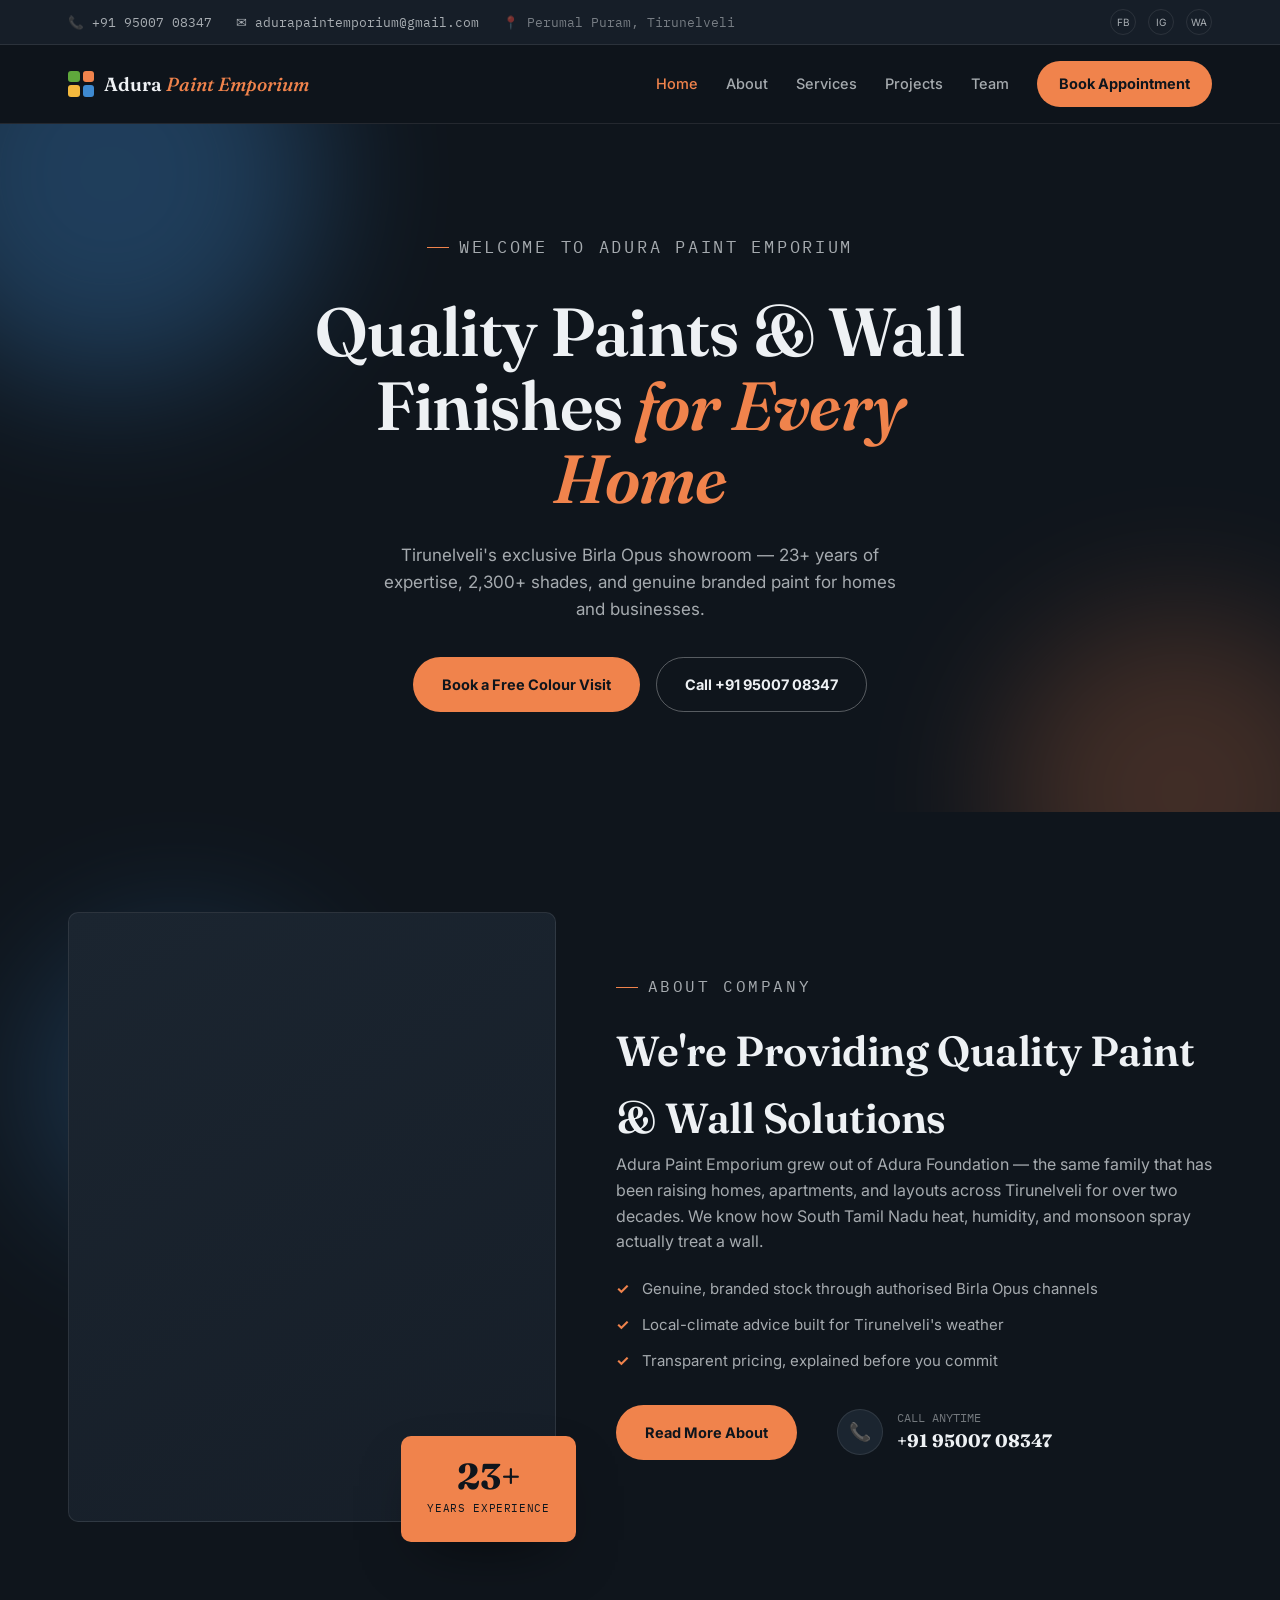
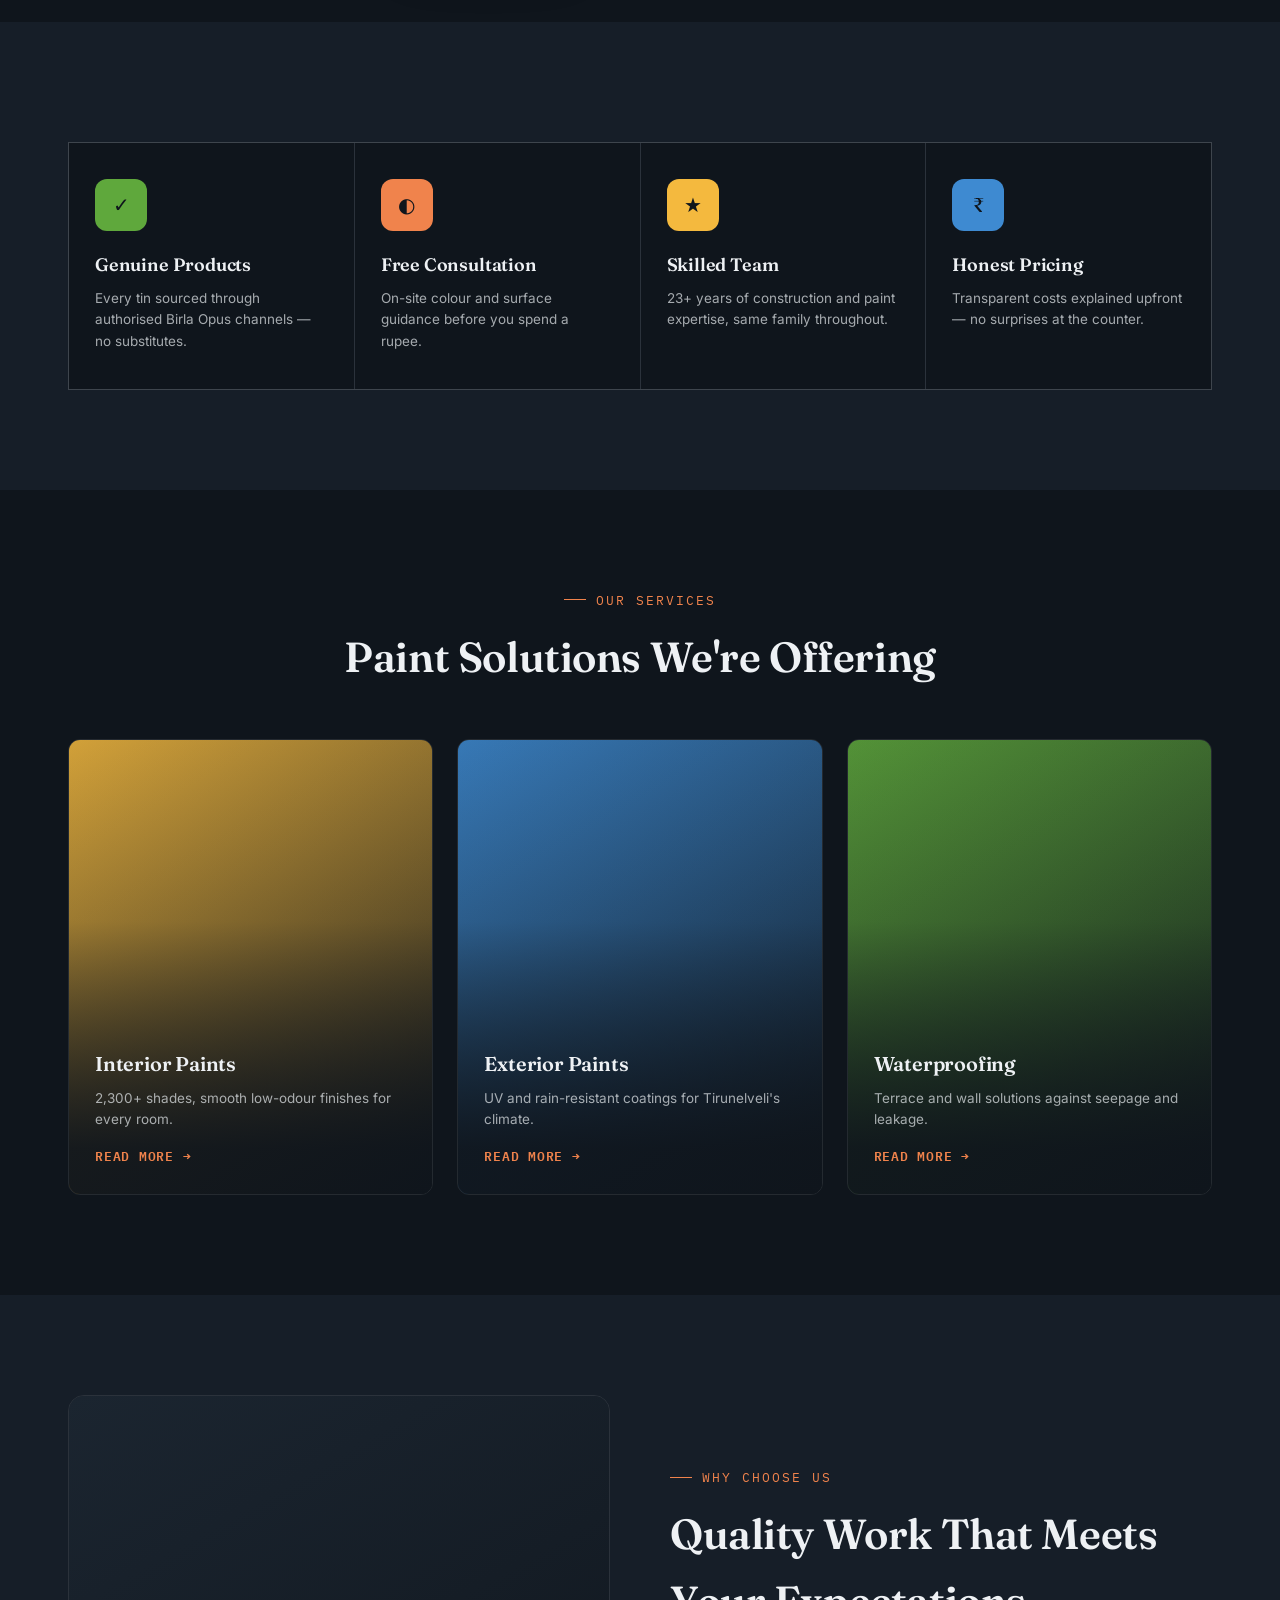
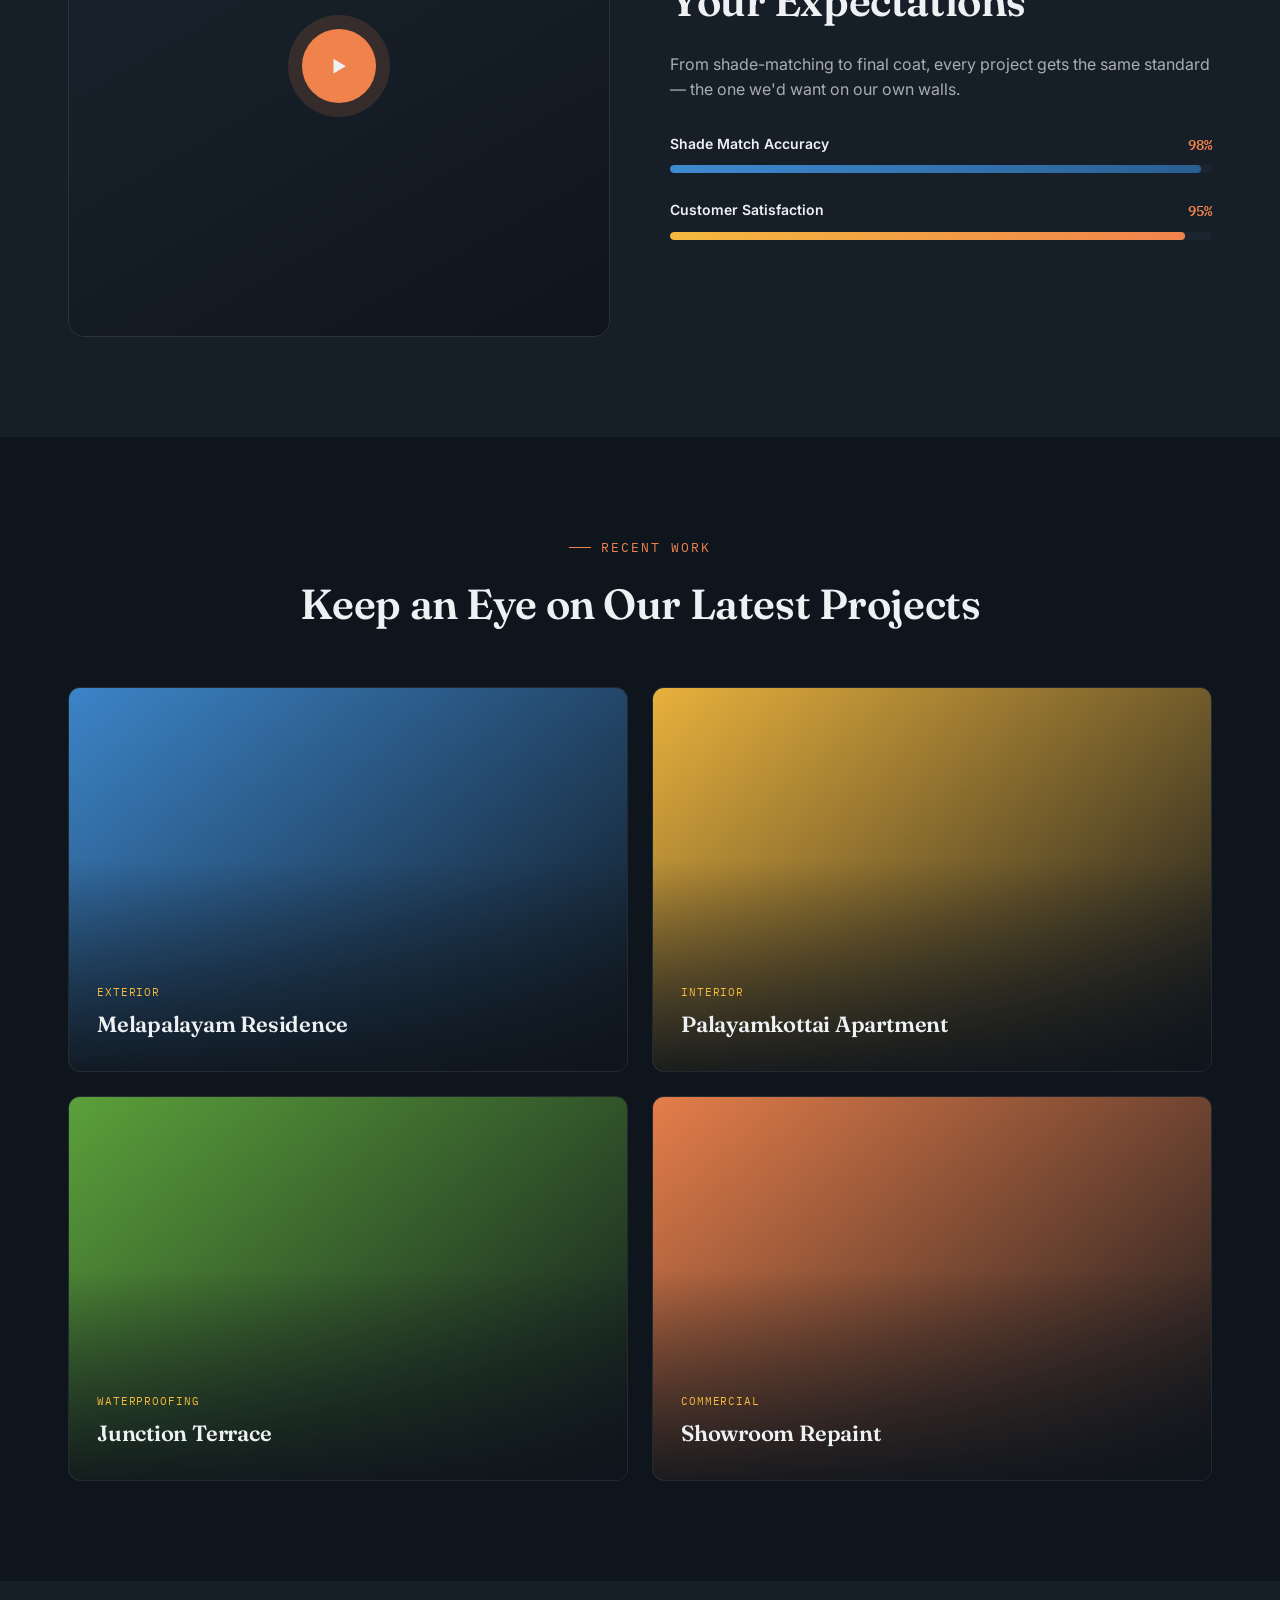
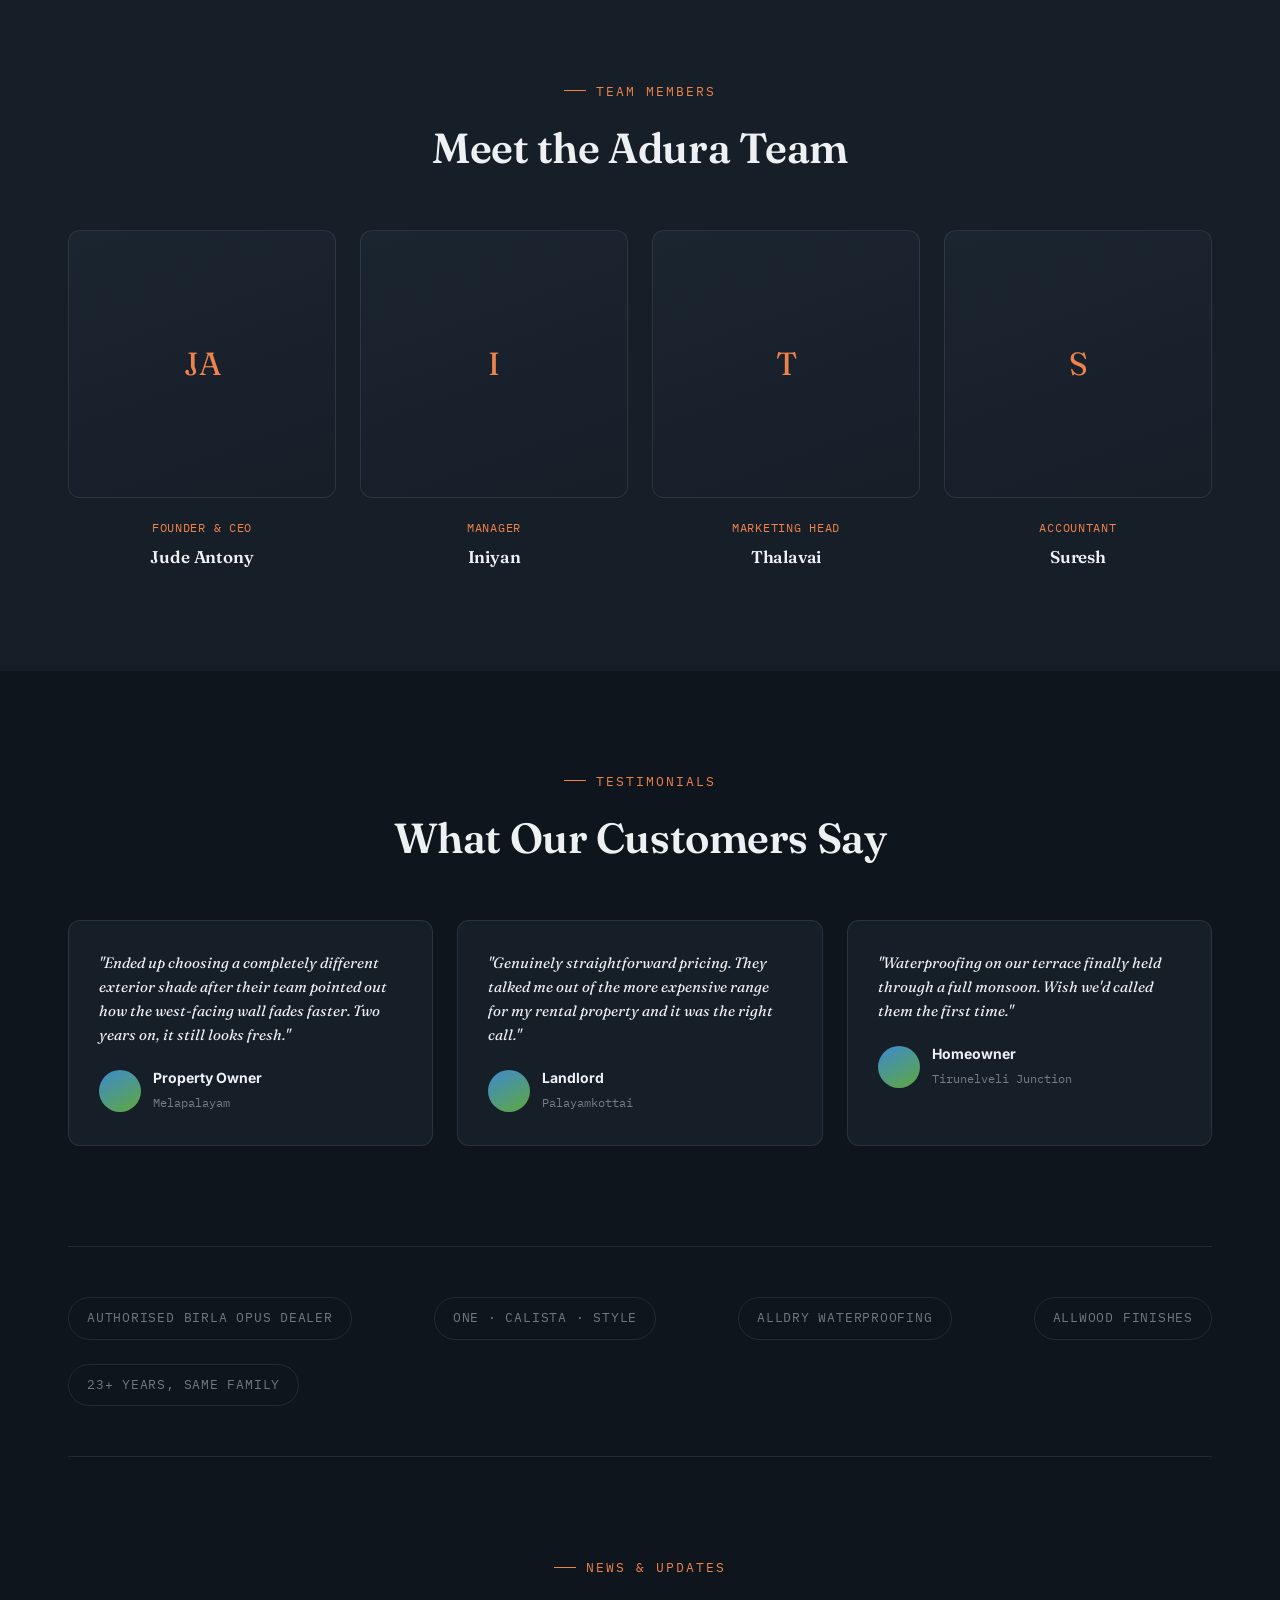
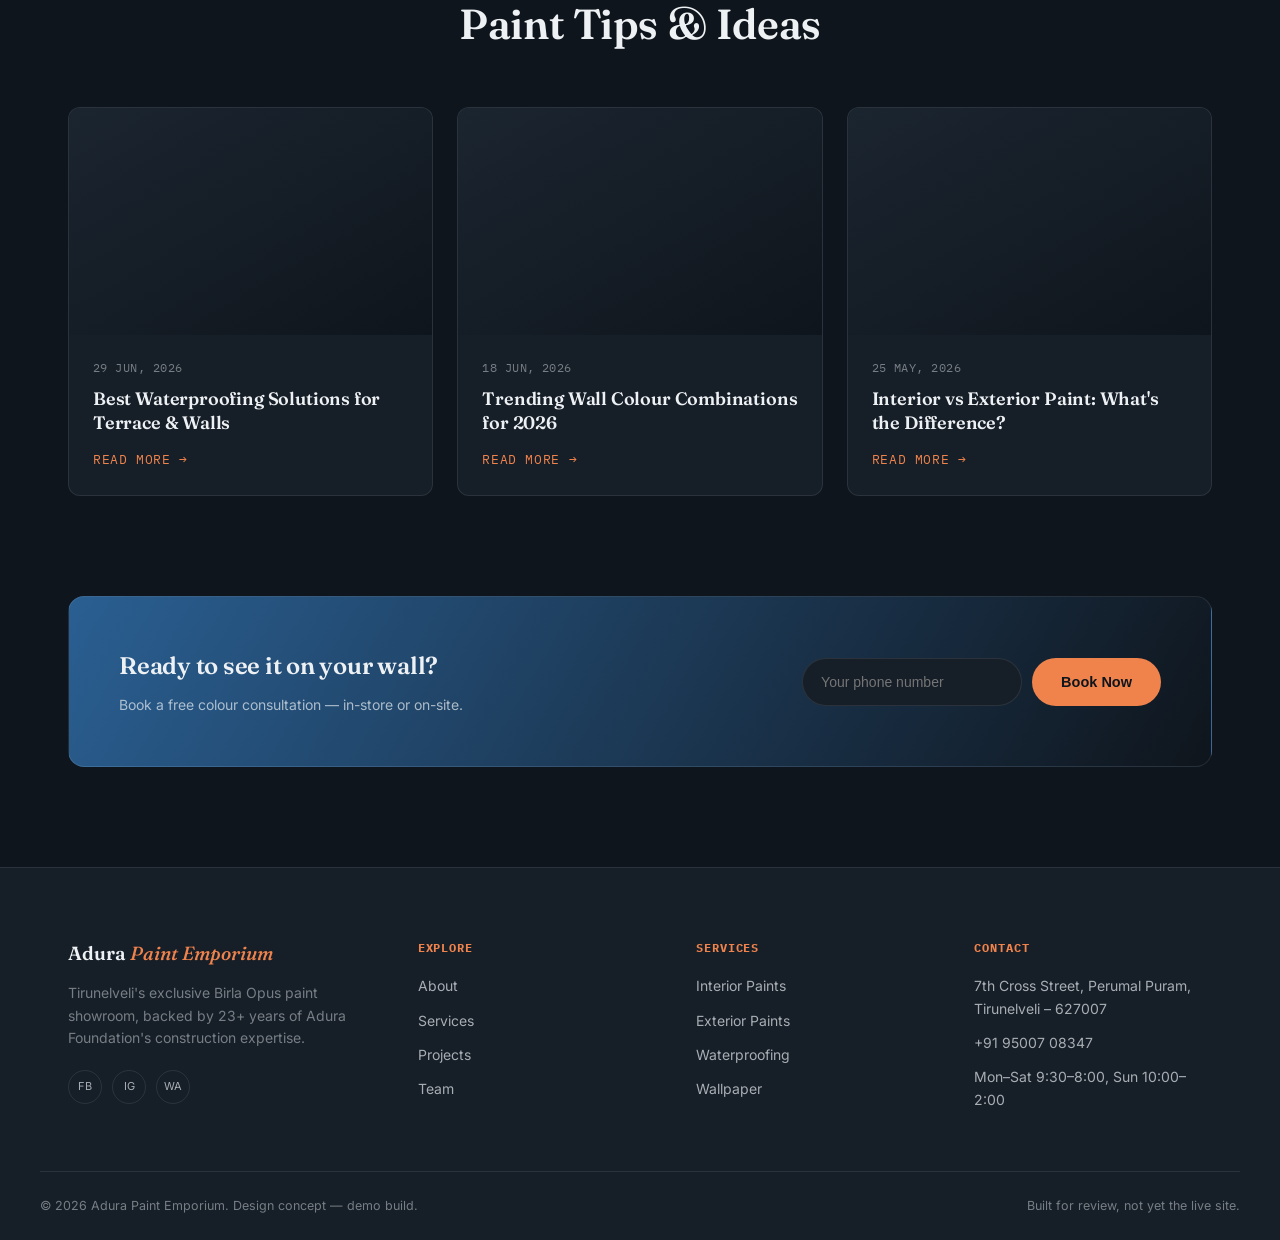
<file: index.html>
<!DOCTYPE html>
<html lang="en">
<head>
<meta charset="UTF-8">
<meta name="viewport" content="width=device-width, initial-scale=1.0">
<title>Adura Paint Emporium — Tirunelveli's Exclusive Birla Opus Showroom</title>
<meta name="description" content="Adura Paint Emporium — Tirunelveli's exclusive Birla Opus paint showroom. 23+ years of expertise, 2300+ shades, genuine branded products.">
<link rel="preconnect" href="https://fonts.googleapis.com">
<link rel="preconnect" href="https://fonts.gstatic.com" crossorigin>
<link href="https://fonts.googleapis.com/css2?family=Fraunces:ital,opsz,wght@0,9..144,400;0,9..144,500;0,9..144,600;0,9..144,700;1,9..144,500&family=Inter:wght@400;500;600;700;800&family=IBM+Plex+Mono:wght@400;500&display=swap" rel="stylesheet">
<link rel="stylesheet" href="assets/style-dark.css">
</head>
<body>

<div class="topbar">
  <div class="wrap">
    <div class="topbar-items">
      <a href="tel:+919500708347">📞 +91 95007 08347</a>
      <a href="mailto:adurapaintemporium@gmail.com">✉ adurapaintemporium@gmail.com</a>
      <span>📍 Perumal Puram, Tirunelveli</span>
    </div>
    <div class="topbar-socials">
      <a href="#">FB</a><a href="#">IG</a><a href="#">WA</a>
    </div>
  </div>
</div>

<header class="nav" id="nav">
  <div class="wrap nav-inner">
    <a href="#top" class="brand">
      <span class="brand-mark" aria-hidden="true"><span class="d1"></span><span class="d2"></span><span class="d3"></span><span class="d4"></span></span>
      <span class="brand-text">Adura <em>Paint Emporium</em></span>
    </a>
    <nav class="nav-links" id="nav-links">
      <a href="#top" class="active">Home</a>
      <a href="#about">About</a>
      <a href="#services">Services</a>
      <a href="#projects">Projects</a>
      <a href="#team">Team</a>
      <a href="#contact" class="nav-cta">Book Appointment</a>
    </nav>
    <button class="nav-toggle" id="nav-toggle" aria-label="Toggle menu"><span></span><span></span><span></span></button>
  </div>
</header>

<!-- HERO -->
<section class="hero" id="top">
  <div class="glow g1"></div>
  <div class="glow g2"></div>
  <div class="wrap hero-inner">
    <p class="eyebrow center">welcome to adura paint emporium</p>
    <h1>Quality Paints &amp; Wall<br>Finishes <em>for Every Home</em></h1>
    <p>Tirunelveli's exclusive Birla Opus showroom — 23+ years of expertise, 2,300+ shades, and genuine branded paint for homes and businesses.</p>
    <div class="hero-actions">
      <a href="#contact" class="btn btn-primary">Book a Free Colour Visit</a>
      <a href="tel:+919500708347" class="btn btn-ghost">Call +91 95007 08347</a>
    </div>
  </div>
</section>

<!-- ABOUT -->
<section class="section" id="about">
  <div class="wrap about-grid">
    <div class="about-media">
      <div class="glow"></div>
      <div class="about-photo"></div>
      <div class="about-badge"><strong>23+</strong><span>Years Experience</span></div>
    </div>
    <div class="about-copy">
      <p class="eyebrow">about company</p>
      <h2>We're Providing Quality Paint &amp; Wall Solutions</h2>
      <p>Adura Paint Emporium grew out of Adura Foundation — the same family that has been raising homes, apartments, and layouts across Tirunelveli for over two decades. We know how South Tamil Nadu heat, humidity, and monsoon spray actually treat a wall.</p>
      <ul class="about-points">
        <li>Genuine, branded stock through authorised Birla Opus channels</li>
        <li>Local-climate advice built for Tirunelveli's weather</li>
        <li>Transparent pricing, explained before you commit</li>
      </ul>
      <div class="about-foot">
        <a href="#services" class="btn btn-primary">Read More About</a>
        <div class="about-call">
          <div class="ic">📞</div>
          <div><span>Call anytime</span><strong>+91 95007 08347</strong></div>
        </div>
      </div>
    </div>
  </div>
</section>

<!-- FEATURES -->
<section class="section panel">
  <div class="wrap">
    <div class="feature-row">
      <div class="feature-card">
        <div class="feature-ic" style="background:var(--green)">✓</div>
        <h3>Genuine Products</h3>
        <p>Every tin sourced through authorised Birla Opus channels — no substitutes.</p>
      </div>
      <div class="feature-card">
        <div class="feature-ic" style="background:var(--orange)">◐</div>
        <h3>Free Consultation</h3>
        <p>On-site colour and surface guidance before you spend a rupee.</p>
      </div>
      <div class="feature-card">
        <div class="feature-ic" style="background:var(--gold)">★</div>
        <h3>Skilled Team</h3>
        <p>23+ years of construction and paint expertise, same family throughout.</p>
      </div>
      <div class="feature-card">
        <div class="feature-ic" style="background:var(--blue)">₹</div>
        <h3>Honest Pricing</h3>
        <p>Transparent costs explained upfront — no surprises at the counter.</p>
      </div>
    </div>
  </div>
</section>

<!-- SERVICES -->
<section class="section" id="services">
  <div class="wrap">
    <p class="eyebrow center">our services</p>
    <h2 class="center">Paint Solutions We're Offering</h2>
    <div class="service-row">
      <div class="service-tile">
        <div class="service-tile-bg" style="background:linear-gradient(150deg,var(--gold),var(--bg))"></div>
        <div class="service-tile-overlay"></div>
        <div class="service-tile-content">
          <h3>Interior Paints</h3>
          <p>2,300+ shades, smooth low-odour finishes for every room.</p>
          <a href="#contact">Read More →</a>
        </div>
      </div>
      <div class="service-tile">
        <div class="service-tile-bg" style="background:linear-gradient(150deg,var(--blue),var(--bg))"></div>
        <div class="service-tile-overlay"></div>
        <div class="service-tile-content">
          <h3>Exterior Paints</h3>
          <p>UV and rain-resistant coatings for Tirunelveli's climate.</p>
          <a href="#contact">Read More →</a>
        </div>
      </div>
      <div class="service-tile">
        <div class="service-tile-bg" style="background:linear-gradient(150deg,var(--green),var(--bg))"></div>
        <div class="service-tile-overlay"></div>
        <div class="service-tile-content">
          <h3>Waterproofing</h3>
          <p>Terrace and wall solutions against seepage and leakage.</p>
          <a href="#contact">Read More →</a>
        </div>
      </div>
    </div>
  </div>
</section>

<!-- QUALITY / SKILLS -->
<section class="section panel">
  <div class="wrap quality-grid">
    <div class="quality-media">
      <div class="glow"></div>
      <div style="position:absolute; inset:0; background:linear-gradient(150deg,var(--bg-panel2),var(--bg))"></div>
      <div class="play-btn">▶</div>
    </div>
    <div>
      <p class="eyebrow">why choose us</p>
      <h2>Quality Work That Meets Your Expectations</h2>
      <p style="color:var(--text-soft); margin:16px 0 30px;">From shade-matching to final coat, every project gets the same standard — the one we'd want on our own walls.</p>
      <div class="skill-row">
        <div class="skill">
          <div class="skill-label"><span>Shade Match Accuracy</span><span class="pct">98%</span></div>
          <div class="skill-bar"><div class="skill-fill blue" data-pct="98"></div></div>
        </div>
        <div class="skill">
          <div class="skill-label"><span>Customer Satisfaction</span><span class="pct">95%</span></div>
          <div class="skill-bar"><div class="skill-fill orange" data-pct="95"></div></div>
        </div>
      </div>
    </div>
  </div>
</section>

<!-- PROJECTS -->
<section class="section" id="projects">
  <div class="wrap">
    <p class="eyebrow center">recent work</p>
    <h2 class="center">Keep an Eye on Our Latest Projects</h2>
    <div class="project-grid">
      <div class="project-card">
        <div class="project-bg" style="background:linear-gradient(140deg,var(--blue),var(--bg))"></div>
        <div class="project-overlay"></div>
        <div class="project-content"><span class="project-tag">Exterior</span><h3>Melapalayam Residence</h3></div>
      </div>
      <div class="project-card">
        <div class="project-bg" style="background:linear-gradient(140deg,var(--gold),var(--bg))"></div>
        <div class="project-overlay"></div>
        <div class="project-content"><span class="project-tag">Interior</span><h3>Palayamkottai Apartment</h3></div>
      </div>
      <div class="project-card">
        <div class="project-bg" style="background:linear-gradient(140deg,var(--green),var(--bg))"></div>
        <div class="project-overlay"></div>
        <div class="project-content"><span class="project-tag">Waterproofing</span><h3>Junction Terrace</h3></div>
      </div>
      <div class="project-card">
        <div class="project-bg" style="background:linear-gradient(140deg,var(--orange),var(--bg))"></div>
        <div class="project-overlay"></div>
        <div class="project-content"><span class="project-tag">Commercial</span><h3>Showroom Repaint</h3></div>
      </div>
    </div>
  </div>
</section>

<!-- TEAM -->
<section class="section panel" id="team">
  <div class="wrap">
    <p class="eyebrow center">team members</p>
    <h2 class="center">Meet the Adura Team</h2>
    <div class="team-row">
      <div class="team-card"><div class="team-photo">JA<div class="team-social"><a href="#">FB</a><a href="#">IG</a></div></div><span>Founder &amp; CEO</span><h3>Jude Antony</h3></div>
      <div class="team-card"><div class="team-photo">I<div class="team-social"><a href="#">FB</a><a href="#">IG</a></div></div><span>Manager</span><h3>Iniyan</h3></div>
      <div class="team-card"><div class="team-photo">T<div class="team-social"><a href="#">FB</a><a href="#">IG</a></div></div><span>Marketing Head</span><h3>Thalavai</h3></div>
      <div class="team-card"><div class="team-photo">S<div class="team-social"><a href="#">FB</a><a href="#">IG</a></div></div><span>Accountant</span><h3>Suresh</h3></div>
    </div>
  </div>
</section>

<!-- TESTIMONIALS -->
<section class="section">
  <div class="wrap">
    <p class="eyebrow center">testimonials</p>
    <h2 class="center">What Our Customers Say</h2>
    <div class="testi-row">
      <div class="testi-card">
        <p>"Ended up choosing a completely different exterior shade after their team pointed out how the west-facing wall fades faster. Two years on, it still looks fresh."</p>
        <div class="testi-who"><div class="testi-avatar"></div><div><strong>Property Owner</strong><span>Melapalayam</span></div></div>
      </div>
      <div class="testi-card">
        <p>"Genuinely straightforward pricing. They talked me out of the more expensive range for my rental property and it was the right call."</p>
        <div class="testi-who"><div class="testi-avatar"></div><div><strong>Landlord</strong><span>Palayamkottai</span></div></div>
      </div>
      <div class="testi-card">
        <p>"Waterproofing on our terrace finally held through a full monsoon. Wish we'd called them the first time."</p>
        <div class="testi-who"><div class="testi-avatar"></div><div><strong>Homeowner</strong><span>Tirunelveli Junction</span></div></div>
      </div>
    </div>
  </div>
</section>

<!-- BRAND STRIP -->
<div class="wrap">
  <div class="brand-strip">
    <div class="brand-strip-inner">
      <span class="brand-chip">Authorised Birla Opus Dealer</span>
      <span class="brand-chip">One · Calista · Style</span>
      <span class="brand-chip">Alldry Waterproofing</span>
      <span class="brand-chip">Allwood Finishes</span>
      <span class="brand-chip">23+ Years, Same Family</span>
    </div>
  </div>
</div>

<!-- BLOG -->
<section class="section">
  <div class="wrap">
    <p class="eyebrow center">news &amp; updates</p>
    <h2 class="center">Paint Tips &amp; Ideas</h2>
    <div class="blog-row">
      <div class="blog-card">
        <div class="blog-media"></div>
        <div class="blog-body">
          <div class="blog-meta">29 Jun, 2026</div>
          <h3>Best Waterproofing Solutions for Terrace &amp; Walls</h3>
          <a href="#" class="link-arrow">Read More →</a>
        </div>
      </div>
      <div class="blog-card">
        <div class="blog-media"></div>
        <div class="blog-body">
          <div class="blog-meta">18 Jun, 2026</div>
          <h3>Trending Wall Colour Combinations for 2026</h3>
          <a href="#" class="link-arrow">Read More →</a>
        </div>
      </div>
      <div class="blog-card">
        <div class="blog-media"></div>
        <div class="blog-body">
          <div class="blog-meta">25 May, 2026</div>
          <h3>Interior vs Exterior Paint: What's the Difference?</h3>
          <a href="#" class="link-arrow">Read More →</a>
        </div>
      </div>
    </div>
  </div>
</section>

<!-- NEWSLETTER -->
<section class="wrap" id="contact">
  <div class="newsletter">
    <div>
      <h3>Ready to see it on your wall?</h3>
      <p>Book a free colour consultation — in-store or on-site.</p>
    </div>
    <div class="newsletter-form">
      <input type="tel" placeholder="Your phone number">
      <button class="btn btn-primary">Book Now</button>
    </div>
  </div>
</section>

<!-- FOOTER -->
<footer class="footer">
  <div class="wrap footer-inner">
    <div>
      <span class="brand-text">Adura <em>Paint Emporium</em></span>
      <p>Tirunelveli's exclusive Birla Opus paint showroom, backed by 23+ years of Adura Foundation's construction expertise.</p>
      <div class="footer-socials"><a href="#">FB</a><a href="#">IG</a><a href="#">WA</a></div>
    </div>
    <div class="footer-col">
      <h4>Explore</h4>
      <a href="#about">About</a>
      <a href="#services">Services</a>
      <a href="#projects">Projects</a>
      <a href="#team">Team</a>
    </div>
    <div class="footer-col">
      <h4>Services</h4>
      <a href="#">Interior Paints</a>
      <a href="#">Exterior Paints</a>
      <a href="#">Waterproofing</a>
      <a href="#">Wallpaper</a>
    </div>
    <div class="footer-col">
      <h4>Contact</h4>
      <span>7th Cross Street, Perumal Puram, Tirunelveli – 627007</span>
      <span>+91 95007 08347</span>
      <span>Mon–Sat 9:30–8:00, Sun 10:00–2:00</span>
    </div>
  </div>
  <div class="wrap footer-bottom">
    <span>© 2026 Adura Paint Emporium. Design concept — demo build.</span>
    <span>Built for review, not yet the live site.</span>
  </div>
</footer>

<script src="assets/script-dark.js"></script>
</body>
</html>
</file>
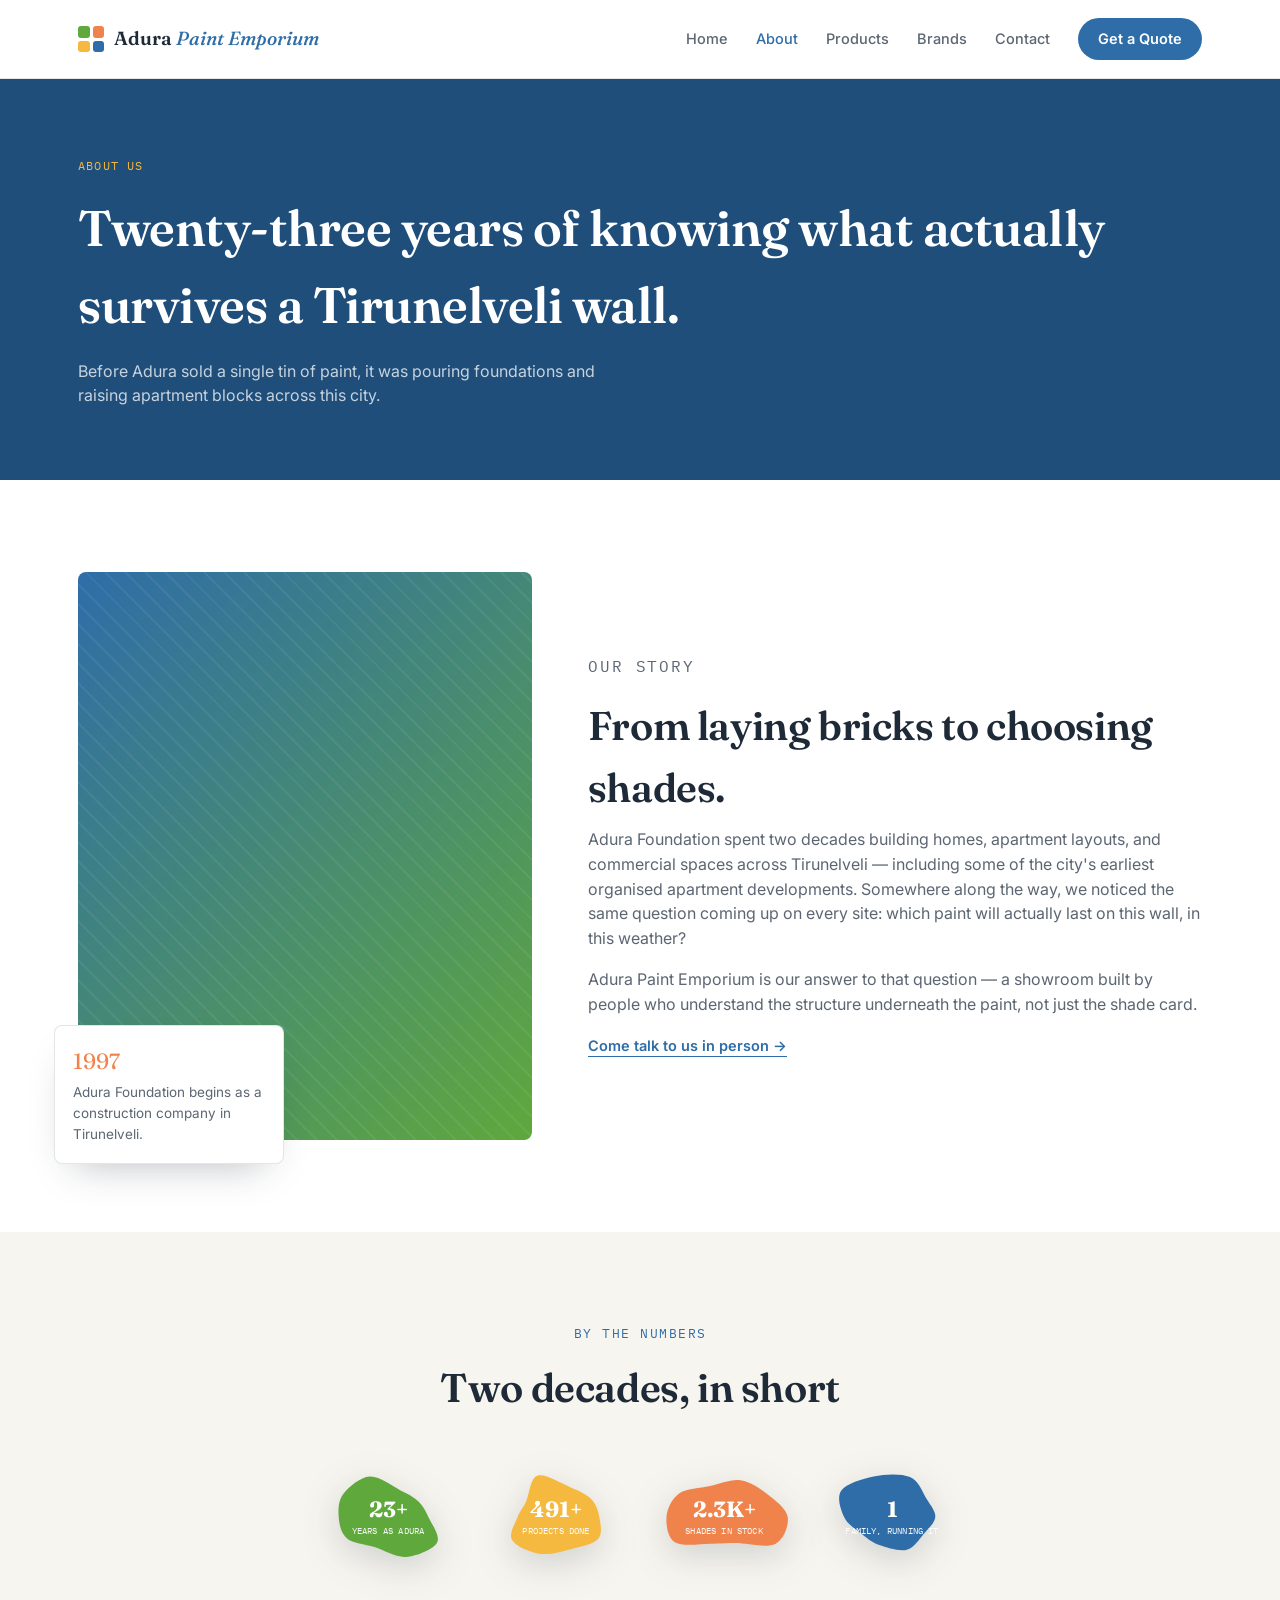
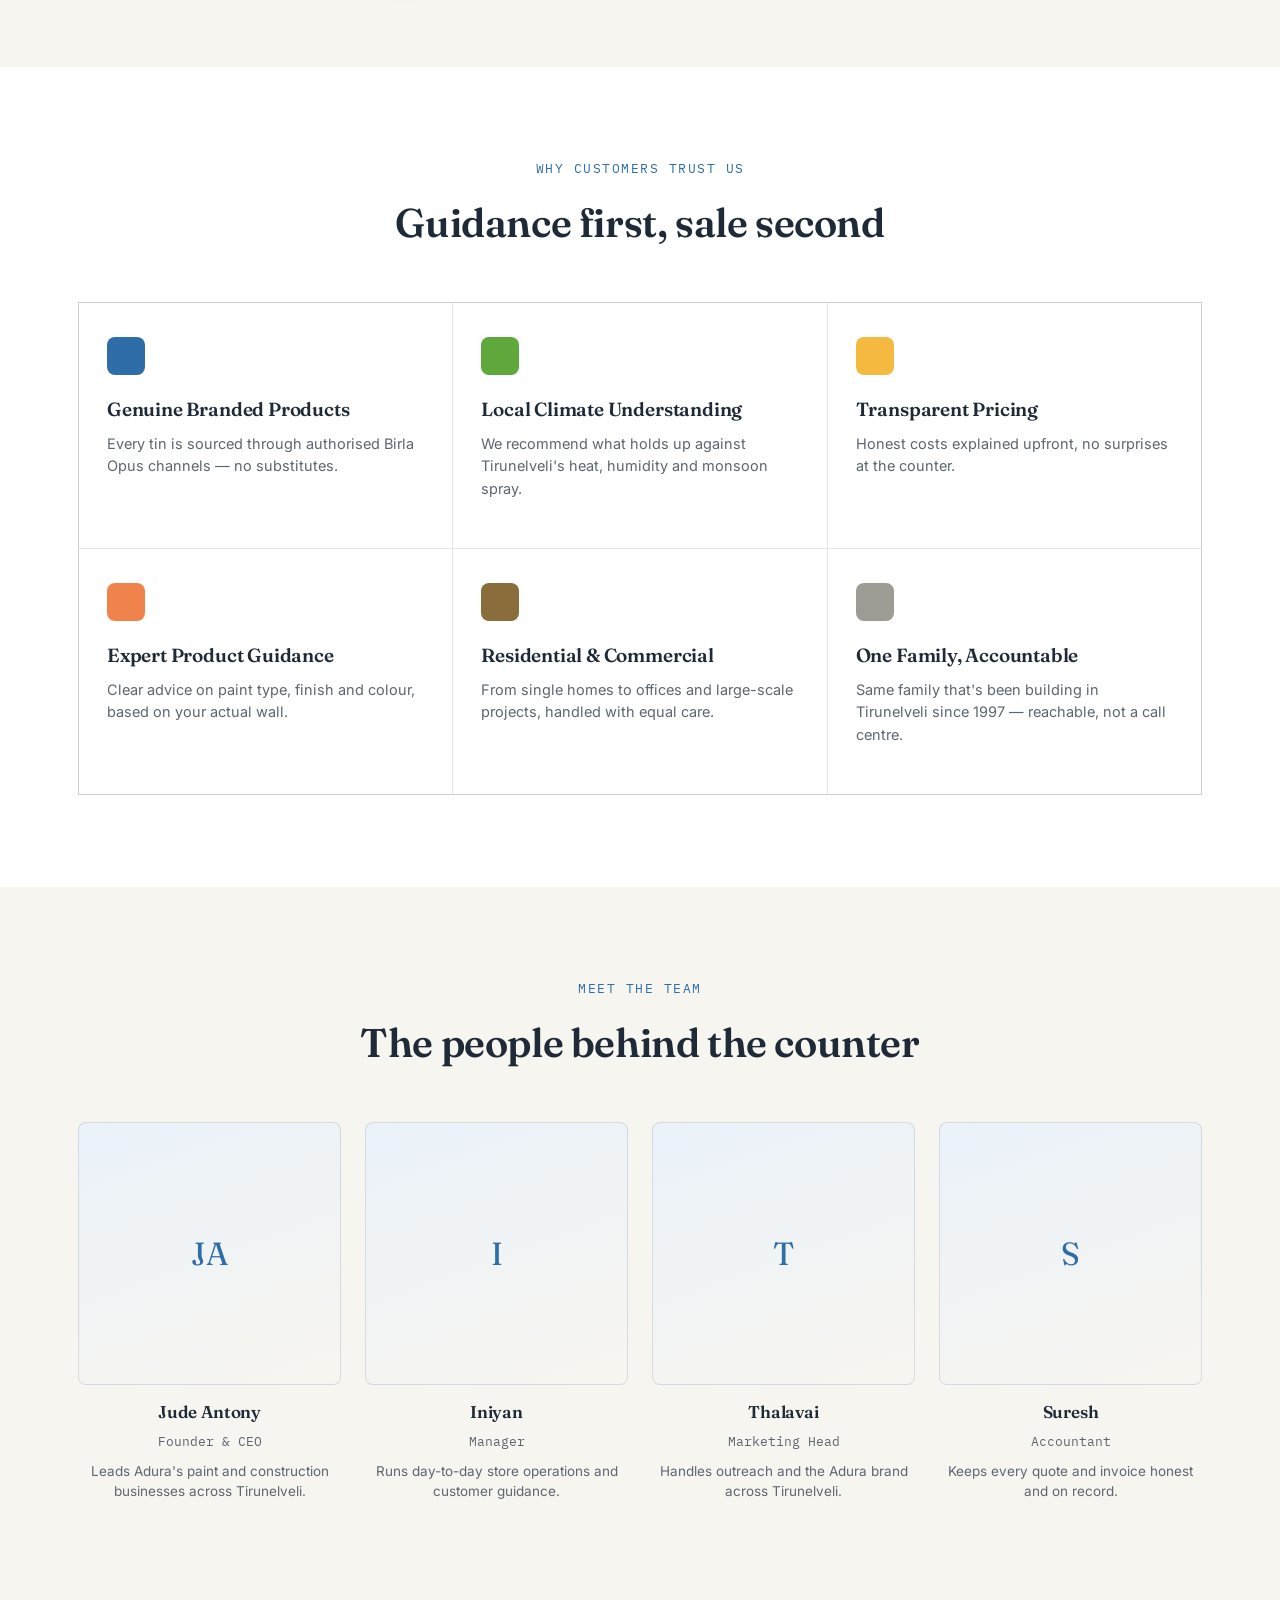
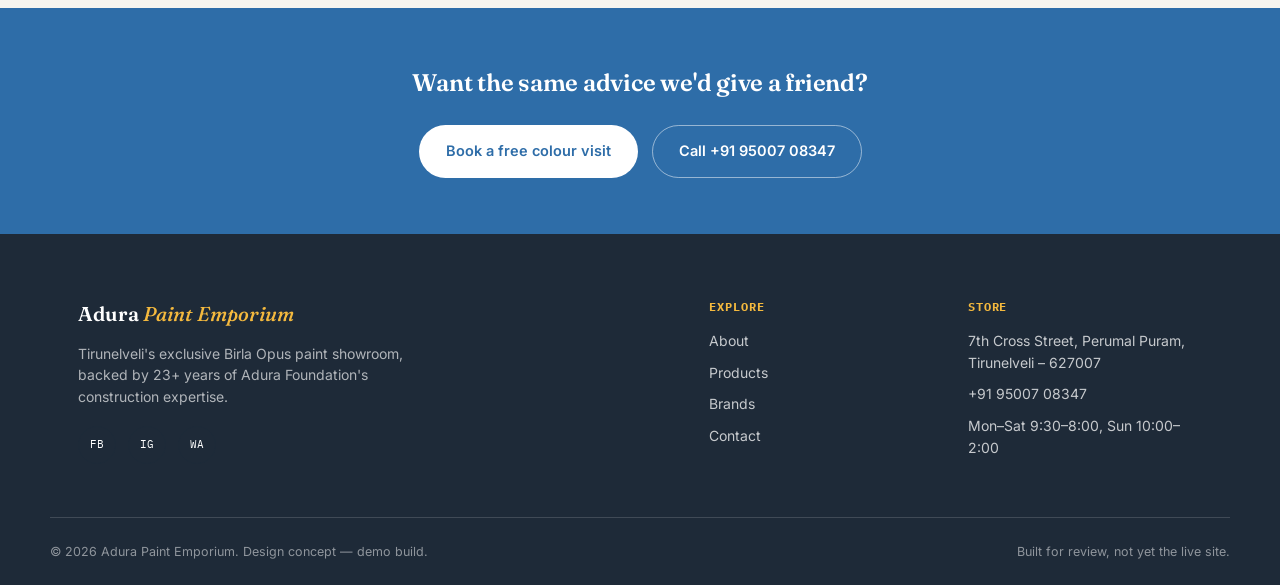
<file: about.html>
<!DOCTYPE html>
<html lang="en">
<head>
<meta charset="UTF-8">
<meta name="viewport" content="width=device-width, initial-scale=1.0">
<title>About Us | Adura Paint Emporium — 23+ Years in Tirunelveli</title>
<meta name="description" content="Adura Paint Emporium grew out of Adura Foundation's 23+ years of construction expertise in Tirunelveli. Meet the team and our story.">
<link rel="preconnect" href="https://fonts.googleapis.com">
<link rel="preconnect" href="https://fonts.gstatic.com" crossorigin>
<link href="https://fonts.googleapis.com/css2?family=Fraunces:ital,opsz,wght@0,9..144,400;0,9..144,500;0,9..144,600;0,9..144,700;1,9..144,500&family=Inter:wght@400;500;600;700;800&family=IBM+Plex+Mono:wght@400;500&display=swap" rel="stylesheet">
<link rel="stylesheet" href="assets/style.css">
</head>
<body>
<header class="nav" id="nav">
  <div class="wrap nav-inner">
    <a href="index.html" class="brand">
      <span class="brand-mark" aria-hidden="true"><span class="d1"></span><span class="d2"></span><span class="d3"></span><span class="d4"></span></span>
      <span class="brand-text">Adura <em>Paint Emporium</em></span>
    </a>
    <nav class="nav-links" id="nav-links">
      <a href="index.html">Home</a>
      <a href="about.html" class="active">About</a>
      <a href="products.html">Products</a>
      <a href="brands.html">Brands</a>
      <a href="contact.html">Contact</a>
      <a href="contact.html" class="nav-cta">Get a Quote</a>
    </nav>
    <button class="nav-toggle" id="nav-toggle" aria-label="Toggle menu"><span></span><span></span><span></span></button>
  </div>
</header>

<section class="page-header">
  <div class="wrap">
    <p class="crumb">About Us</p>
    <h1>Twenty-three years of knowing what actually survives a Tirunelveli wall.</h1>
    <p>Before Adura sold a single tin of paint, it was pouring foundations and raising apartment blocks across this city.</p>
  </div>
</section>

<section class="section about">
  <div class="wrap about-grid">
    <div class="about-media">
      <div class="about-photo"></div>
      <div class="about-tag"><span class="tag-num">1997</span><span>Adura Foundation begins as a construction company in Tirunelveli.</span></div>
    </div>
    <div class="about-copy">
      <p class="eyebrow">Our story</p>
      <h2>From laying bricks to choosing shades.</h2>
      <p>Adura Foundation spent two decades building homes, apartment layouts, and commercial spaces across Tirunelveli — including some of the city's earliest organised apartment developments. Somewhere along the way, we noticed the same question coming up on every site: which paint will actually last on this wall, in this weather?</p>
      <p>Adura Paint Emporium is our answer to that question — a showroom built by people who understand the structure underneath the paint, not just the shade card.</p>
      <a href="contact.html" class="link-arrow">Come talk to us in person →</a>
    </div>
  </div>
</section>

<section class="section alt">
  <div class="wrap">
    <p class="eyebrow center">By the numbers</p>
    <h2 class="center">Two decades, in short</h2>
    <div class="splash-row" style="justify-content:center; margin-top:40px;">
      <div class="splash-badge sm">
        <svg class="splash-shape" viewBox="0 0 200 160" style="fill:var(--green)"><path d="M 155.7,80.0 C 160.0,89.5 172.8,106.2 167.6,115.4 C 162.5,124.6 139.2,134.0 124.8,135.0 C 110.4,136.0 94.9,125.6 81.3,121.4 C 67.8,117.1 51.7,116.4 43.5,109.5 C 35.3,102.7 32.8,90.3 32.0,80.0 C 31.2,69.7 31.4,57.1 38.6,47.9 C 45.7,38.6 61.8,25.1 74.9,24.3 C 87.9,23.5 105.6,37.3 116.7,43.0 C 127.8,48.6 135.2,52.0 141.7,58.2 C 148.2,64.4 151.3,70.5 155.7,80.0 Z"/></svg>
        <div class="splash-content"><strong class="count" data-target="23" data-suffix="+" data-decimals="0">0+</strong><span>Years as Adura</span></div>
      </div>
      <div class="splash-badge sm">
        <svg class="splash-shape" viewBox="0 0 200 160" style="fill:var(--gold)"><path d="M 159.7,80.0 C 161.4,89.3 164.6,103.0 158.0,110.4 C 151.4,117.8 133.5,121.0 120.1,124.4 C 106.6,127.8 90.6,132.8 77.1,130.7 C 63.7,128.6 44.4,120.2 39.4,111.7 C 34.4,103.3 43.8,88.9 47.0,80.0 C 50.3,71.1 54.3,68.0 58.8,58.5 C 63.3,49.0 64.3,26.3 74.3,23.0 C 84.3,19.7 106.4,33.2 118.7,38.5 C 131.0,43.8 141.4,47.9 148.2,54.8 C 155.0,61.7 158.1,70.7 159.7,80.0 Z"/></svg>
        <div class="splash-content"><strong class="count" data-target="500" data-suffix="+" data-decimals="0">0+</strong><span>Projects Done</span></div>
      </div>
      <div class="splash-badge sm">
        <svg class="splash-shape" viewBox="0 0 200 160" style="fill:var(--orange)"><path d="M 187.9,80.0 C 189.7,91.4 182.8,111.0 170.8,117.1 C 158.9,123.1 130.8,116.1 116.3,116.0 C 101.7,116.0 97.3,116.9 83.4,116.8 C 69.5,116.7 43.2,121.3 32.7,115.2 C 22.3,109.1 19.9,91.3 20.7,80.0 C 21.6,68.7 28.0,54.7 38.0,47.6 C 48.0,40.4 66.5,40.3 80.7,37.2 C 94.8,34.2 109.7,27.3 122.9,29.2 C 136.1,31.1 149.2,40.1 160.0,48.6 C 170.8,57.1 186.1,68.6 187.9,80.0 Z"/></svg>
        <div class="splash-content"><strong class="count" data-target="2.3" data-suffix="K+" data-decimals="1">0K+</strong><span>Shades in Stock</span></div>
      </div>
      <div class="splash-badge sm">
        <svg class="splash-shape" viewBox="0 0 200 160" style="fill:var(--blue)"><path d="M 159.7,80.0 C 159.0,88.0 150.6,95.5 144.0,103.0 C 137.5,110.6 130.6,122.5 120.4,125.1 C 110.1,127.7 93.1,122.5 82.5,118.7 C 72.0,114.9 65.2,108.9 57.1,102.4 C 49.0,96.0 38.4,89.8 33.9,80.0 C 29.4,70.2 23.3,52.8 30.1,43.4 C 36.9,34.1 58.9,27.1 74.7,24.0 C 90.5,20.9 112.7,19.8 124.8,24.9 C 137.0,30.1 142.0,45.8 147.8,55.0 C 153.6,64.2 160.3,72.0 159.7,80.0 Z"/></svg>
        <div class="splash-content"><strong class="count" data-target="1" data-suffix="" data-decimals="0">0</strong><span>Family, Running It</span></div>
      </div>
    </div>
  </div>
</section>

<section class="section">
  <div class="wrap">
    <p class="eyebrow center">Why customers trust us</p>
    <h2 class="center">Guidance first, sale second</h2>
    <div class="service-grid">
      <div class="service-card"><div class="service-swatch" style="background:var(--blue)"></div><h3>Genuine Branded Products</h3><p>Every tin is sourced through authorised Birla Opus channels — no substitutes.</p></div>
      <div class="service-card"><div class="service-swatch" style="background:var(--green)"></div><h3>Local Climate Understanding</h3><p>We recommend what holds up against Tirunelveli's heat, humidity and monsoon spray.</p></div>
      <div class="service-card"><div class="service-swatch" style="background:var(--gold)"></div><h3>Transparent Pricing</h3><p>Honest costs explained upfront, no surprises at the counter.</p></div>
      <div class="service-card"><div class="service-swatch" style="background:var(--orange)"></div><h3>Expert Product Guidance</h3><p>Clear advice on paint type, finish and colour, based on your actual wall.</p></div>
      <div class="service-card"><div class="service-swatch" style="background:#8A6D3B"></div><h3>Residential &amp; Commercial</h3><p>From single homes to offices and large-scale projects, handled with equal care.</p></div>
      <div class="service-card"><div class="service-swatch" style="background:#9C9C94"></div><h3>One Family, Accountable</h3><p>Same family that's been building in Tirunelveli since 1997 — reachable, not a call centre.</p></div>
    </div>
  </div>
</section>

<section class="section alt">
  <div class="wrap">
    <p class="eyebrow center">Meet the team</p>
    <h2 class="center">The people behind the counter</h2>
    <div class="team-grid">
      <div class="team-card"><div class="team-photo">JA</div><h3>Jude Antony</h3><span>Founder &amp; CEO</span><p>Leads Adura's paint and construction businesses across Tirunelveli.</p></div>
      <div class="team-card"><div class="team-photo">I</div><h3>Iniyan</h3><span>Manager</span><p>Runs day-to-day store operations and customer guidance.</p></div>
      <div class="team-card"><div class="team-photo">T</div><h3>Thalavai</h3><span>Marketing Head</span><p>Handles outreach and the Adura brand across Tirunelveli.</p></div>
      <div class="team-card"><div class="team-photo">S</div><h3>Suresh</h3><span>Accountant</span><p>Keeps every quote and invoice honest and on record.</p></div>
    </div>
  </div>
</section>

<section class="cta-band">
  <div class="wrap">
    <h2>Want the same advice we'd give a friend?</h2>
    <div class="cta-actions">
      <a href="contact.html" class="btn btn-primary">Book a free colour visit</a>
      <a href="tel:+919500708347" class="btn btn-ghost on-dark">Call +91 95007 08347</a>
    </div>
  </div>
</section>
<footer class="footer">
  <div class="wrap footer-inner">
    <div>
      <span class="brand-text light">Adura <em>Paint Emporium</em></span>
      <p>Tirunelveli's exclusive Birla Opus paint showroom, backed by 23+ years of Adura Foundation's construction expertise.</p>
      <div class="contact-socials" style="margin-top:18px;">
        <a href="#" aria-label="Facebook">FB</a>
        <a href="#" aria-label="Instagram">IG</a>
        <a href="#" aria-label="WhatsApp">WA</a>
      </div>
    </div>
    <div class="footer-cols">
      <div>
        <h4>Explore</h4>
        <a href="about.html">About</a>
        <a href="products.html">Products</a>
        <a href="brands.html">Brands</a>
        <a href="contact.html">Contact</a>
      </div>
      <div>
        <h4>Store</h4>
        <span>7th Cross Street, Perumal Puram, Tirunelveli – 627007</span>
        <span>+91 95007 08347</span>
        <span>Mon–Sat 9:30–8:00, Sun 10:00–2:00</span>
      </div>
    </div>
  </div>
  <div class="wrap footer-bottom">
    <span>© 2026 Adura Paint Emporium. Design concept — demo build.</span>
    <span>Built for review, not yet the live site.</span>
  </div>
</footer>
<script src="assets/script.js"></script>
</body>
</html>
</file>
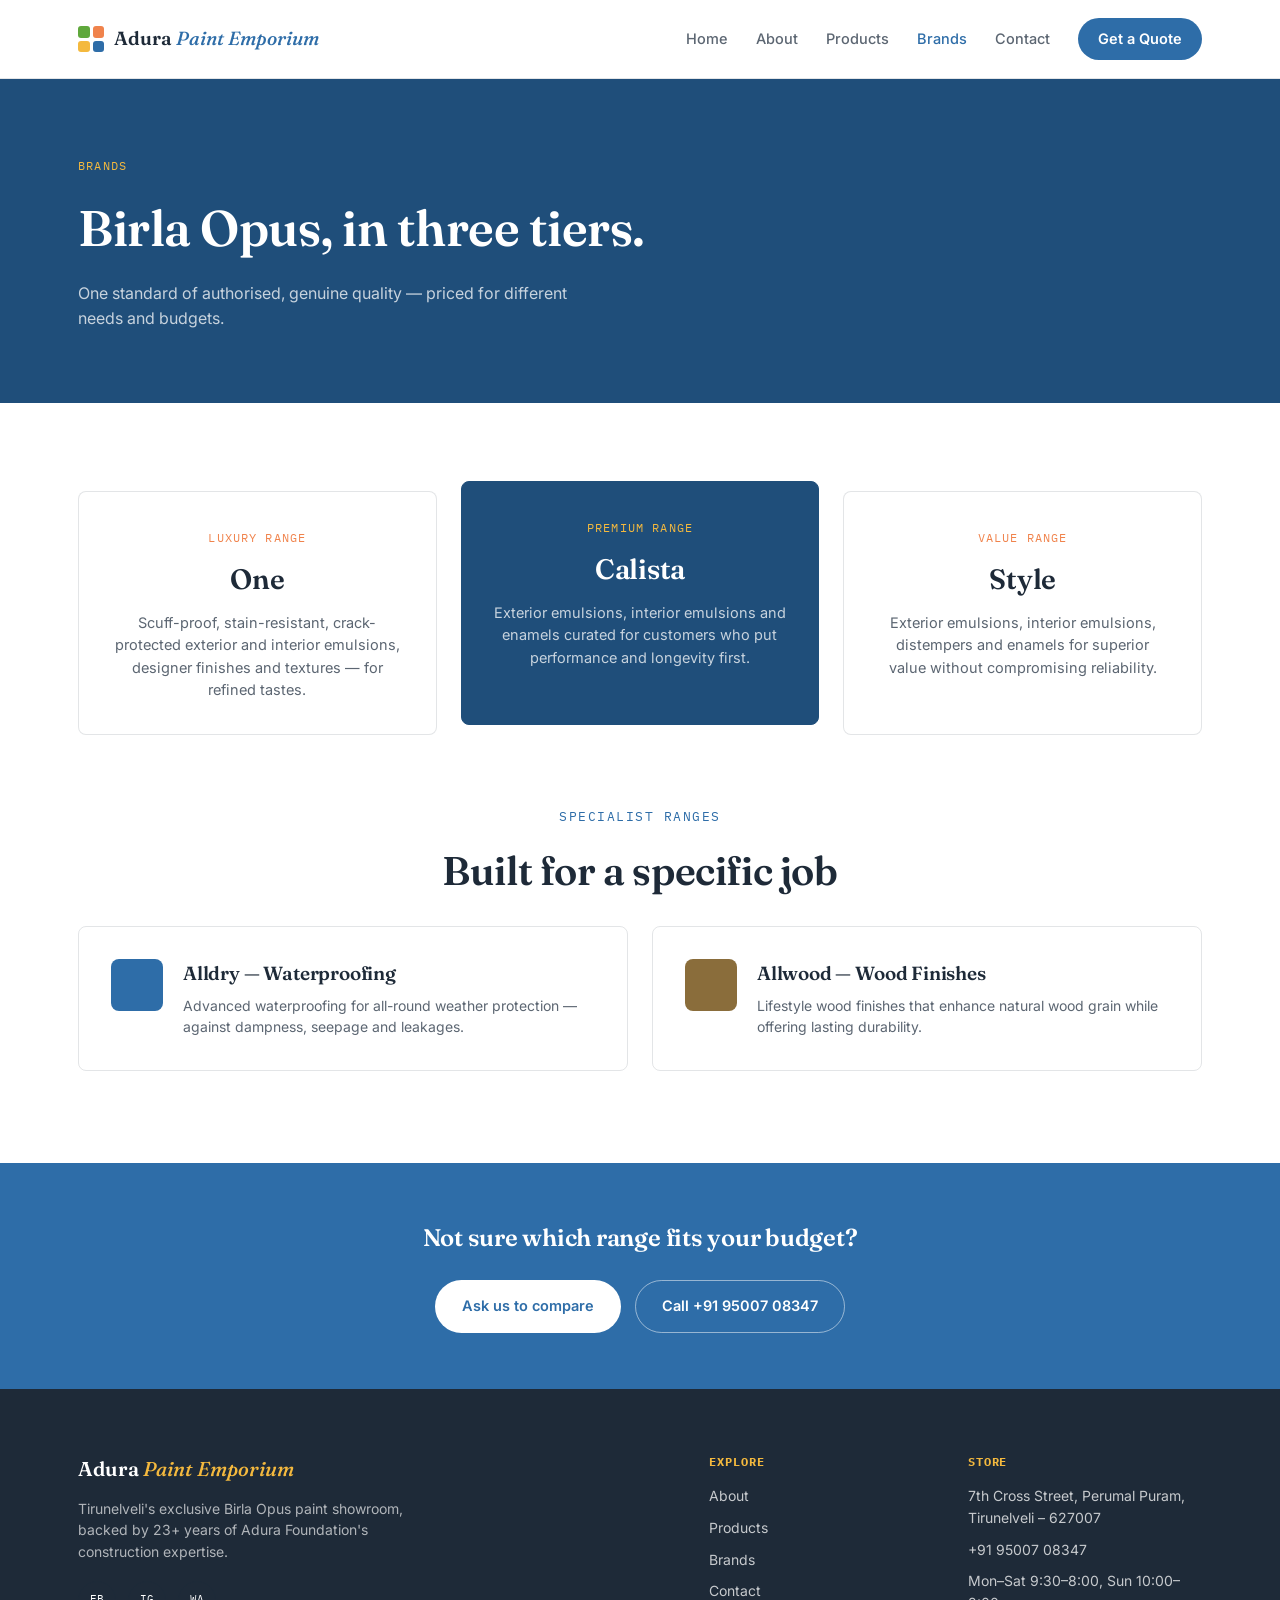
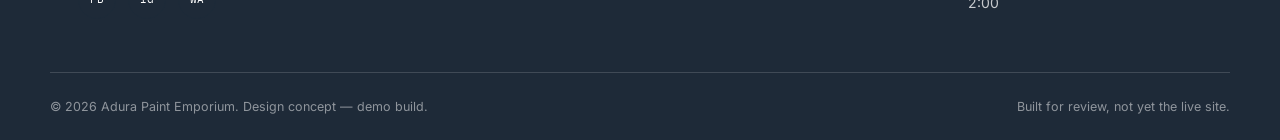
<file: brands.html>
<!DOCTYPE html>
<html lang="en">
<head>
<meta charset="UTF-8">
<meta name="viewport" content="width=device-width, initial-scale=1.0">
<title>Birla Opus Brands — One, Calista, Style, Alldry, Allwood | Adura</title>
<meta name="description" content="Explore Birla Opus paint ranges at Adura Paint Emporium — One, Calista, Style, plus Alldry waterproofing and Allwood wood finishes.">
<link rel="preconnect" href="https://fonts.googleapis.com">
<link rel="preconnect" href="https://fonts.gstatic.com" crossorigin>
<link href="https://fonts.googleapis.com/css2?family=Fraunces:ital,opsz,wght@0,9..144,400;0,9..144,500;0,9..144,600;0,9..144,700;1,9..144,500&family=Inter:wght@400;500;600;700;800&family=IBM+Plex+Mono:wght@400;500&display=swap" rel="stylesheet">
<link rel="stylesheet" href="assets/style.css">
</head>
<body>
<header class="nav" id="nav">
  <div class="wrap nav-inner">
    <a href="index.html" class="brand">
      <span class="brand-mark" aria-hidden="true"><span class="d1"></span><span class="d2"></span><span class="d3"></span><span class="d4"></span></span>
      <span class="brand-text">Adura <em>Paint Emporium</em></span>
    </a>
    <nav class="nav-links" id="nav-links">
      <a href="index.html">Home</a>
      <a href="about.html">About</a>
      <a href="products.html">Products</a>
      <a href="brands.html" class="active">Brands</a>
      <a href="contact.html">Contact</a>
      <a href="contact.html" class="nav-cta">Get a Quote</a>
    </nav>
    <button class="nav-toggle" id="nav-toggle" aria-label="Toggle menu"><span></span><span></span><span></span></button>
  </div>
</header>

<section class="page-header">
  <div class="wrap">
    <p class="crumb">Brands</p>
    <h1>Birla Opus, in three tiers.</h1>
    <p>One standard of authorised, genuine quality — priced for different needs and budgets.</p>
  </div>
</section>

<section class="section" style="padding-top:40px;">
  <div class="wrap">
    <div class="brand-row">
      <div class="brand-card">
        <span class="brand-tier">Luxury Range</span>
        <h3>One</h3>
        <p>Scuff-proof, stain-resistant, crack-protected exterior and interior emulsions, designer finishes and textures — for refined tastes.</p>
      </div>
      <div class="brand-card featured">
        <span class="brand-tier">Premium Range</span>
        <h3>Calista</h3>
        <p>Exterior emulsions, interior emulsions and enamels curated for customers who put performance and longevity first.</p>
      </div>
      <div class="brand-card">
        <span class="brand-tier">Value Range</span>
        <h3>Style</h3>
        <p>Exterior emulsions, interior emulsions, distempers and enamels for superior value without compromising reliability.</p>
      </div>
    </div>

    <p class="eyebrow center" style="margin-top:72px;">Specialist ranges</p>
    <h2 class="center">Built for a specific job</h2>
    <div class="brand-row-2">
      <div class="brand-wide">
        <div class="bw-icon" style="background:var(--blue)"></div>
        <div><h3>Alldry — Waterproofing</h3><p>Advanced waterproofing for all-round weather protection — against dampness, seepage and leakages.</p></div>
      </div>
      <div class="brand-wide">
        <div class="bw-icon" style="background:#8A6D3B"></div>
        <div><h3>Allwood — Wood Finishes</h3><p>Lifestyle wood finishes that enhance natural wood grain while offering lasting durability.</p></div>
      </div>
    </div>
  </div>
</section>

<section class="cta-band">
  <div class="wrap">
    <h2>Not sure which range fits your budget?</h2>
    <div class="cta-actions">
      <a href="contact.html" class="btn btn-primary">Ask us to compare</a>
      <a href="tel:+919500708347" class="btn btn-ghost on-dark">Call +91 95007 08347</a>
    </div>
  </div>
</section>
<footer class="footer">
  <div class="wrap footer-inner">
    <div>
      <span class="brand-text light">Adura <em>Paint Emporium</em></span>
      <p>Tirunelveli's exclusive Birla Opus paint showroom, backed by 23+ years of Adura Foundation's construction expertise.</p>
      <div class="contact-socials" style="margin-top:18px;">
        <a href="#" aria-label="Facebook">FB</a>
        <a href="#" aria-label="Instagram">IG</a>
        <a href="#" aria-label="WhatsApp">WA</a>
      </div>
    </div>
    <div class="footer-cols">
      <div>
        <h4>Explore</h4>
        <a href="about.html">About</a>
        <a href="products.html">Products</a>
        <a href="brands.html">Brands</a>
        <a href="contact.html">Contact</a>
      </div>
      <div>
        <h4>Store</h4>
        <span>7th Cross Street, Perumal Puram, Tirunelveli – 627007</span>
        <span>+91 95007 08347</span>
        <span>Mon–Sat 9:30–8:00, Sun 10:00–2:00</span>
      </div>
    </div>
  </div>
  <div class="wrap footer-bottom">
    <span>© 2026 Adura Paint Emporium. Design concept — demo build.</span>
    <span>Built for review, not yet the live site.</span>
  </div>
</footer>
<script src="assets/script.js"></script>
</body>
</html>
</file>
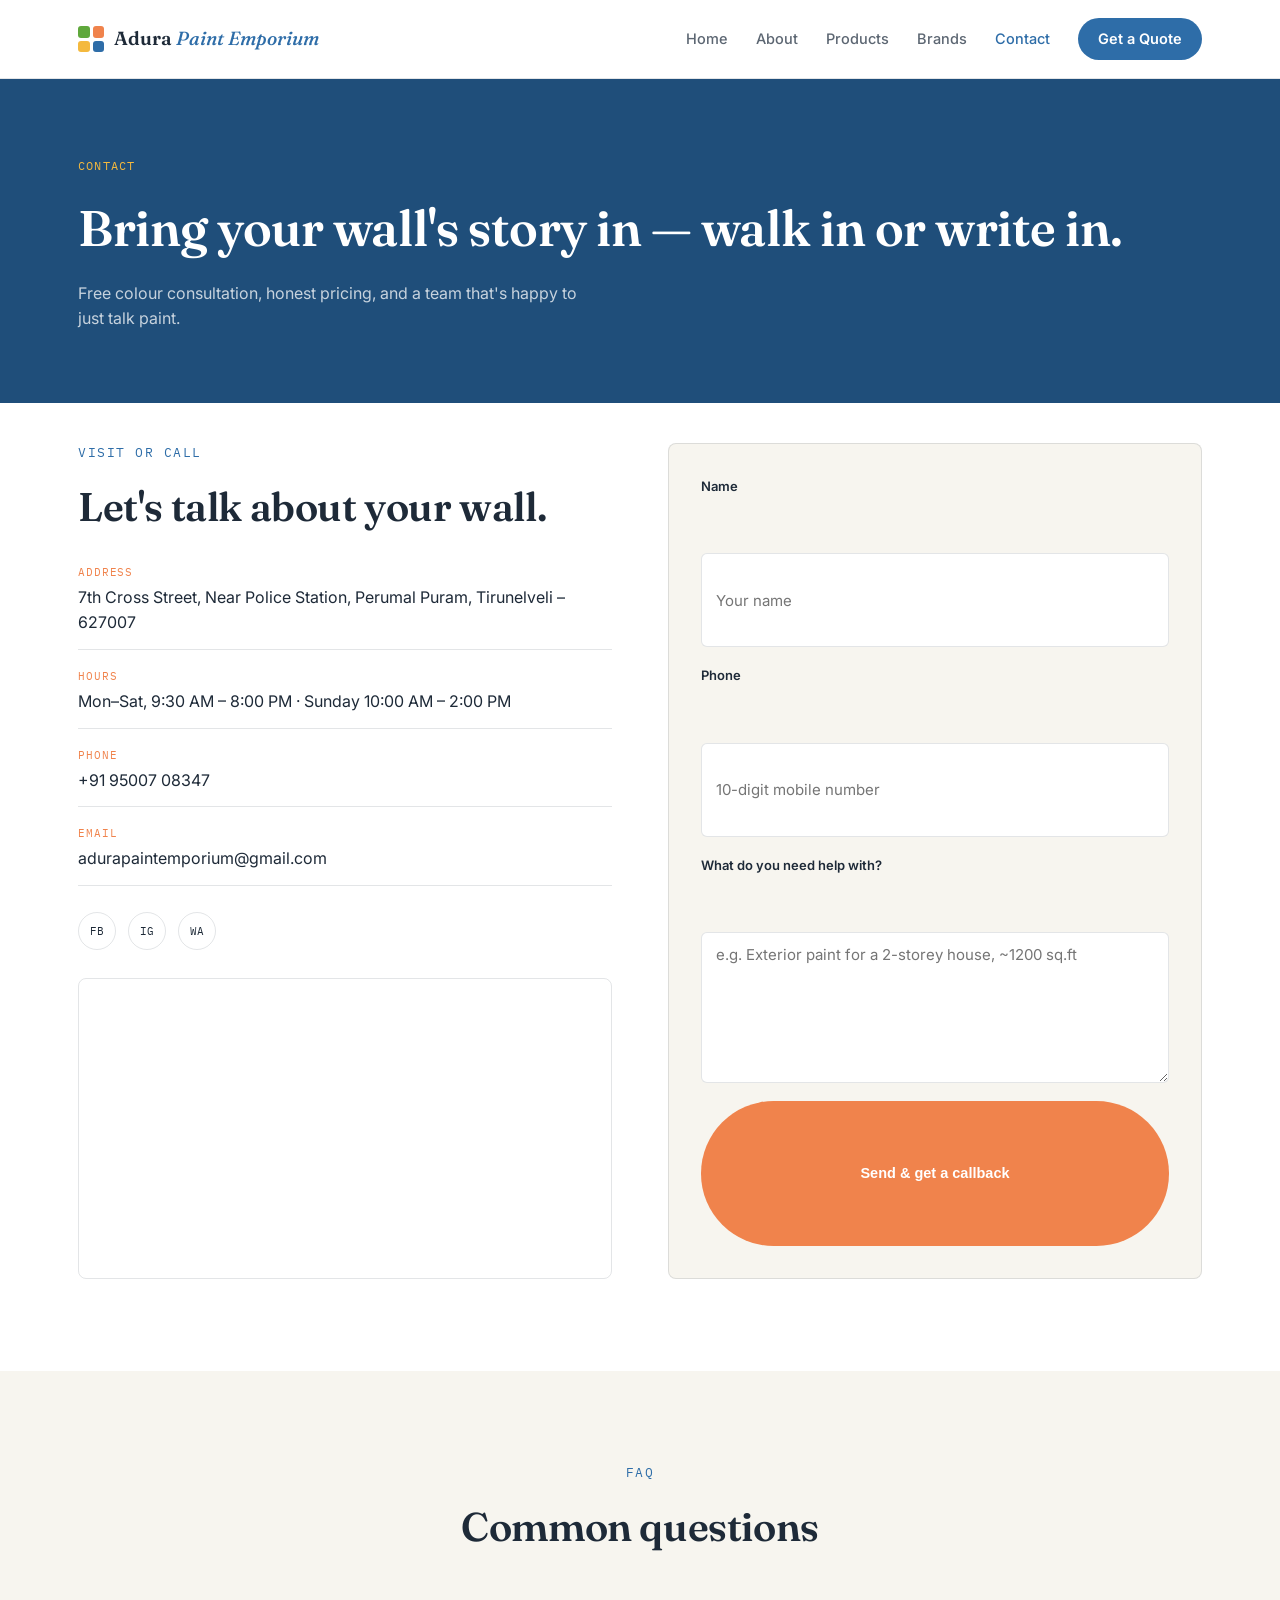
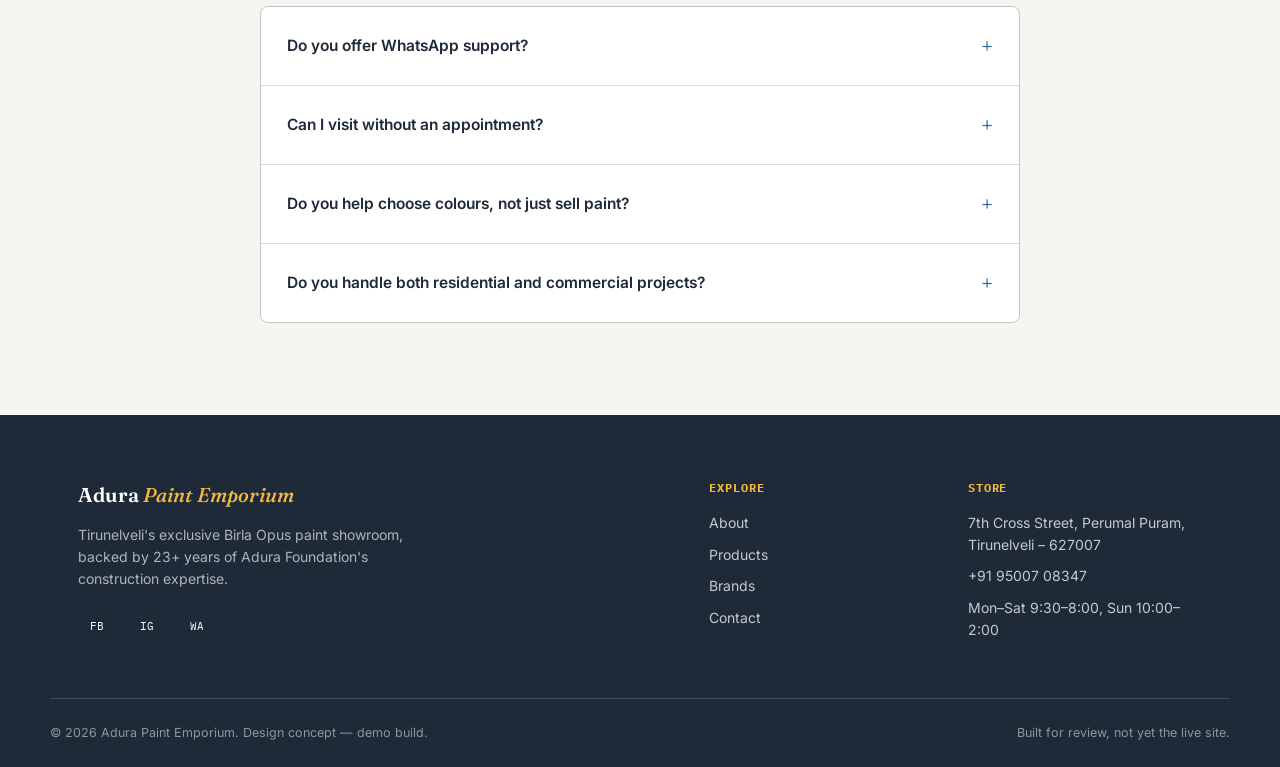
<file: contact.html>
<!DOCTYPE html>
<html lang="en">
<head>
<meta charset="UTF-8">
<meta name="viewport" content="width=device-width, initial-scale=1.0">
<title>Contact Adura Paint Emporium — Tirunelveli</title>
<meta name="description" content="Visit or call Adura Paint Emporium in Perumal Puram, Tirunelveli. Free colour consultation, honest pricing, genuine Birla Opus products.">
<link rel="preconnect" href="https://fonts.googleapis.com">
<link rel="preconnect" href="https://fonts.gstatic.com" crossorigin>
<link href="https://fonts.googleapis.com/css2?family=Fraunces:ital,opsz,wght@0,9..144,400;0,9..144,500;0,9..144,600;0,9..144,700;1,9..144,500&family=Inter:wght@400;500;600;700;800&family=IBM+Plex+Mono:wght@400;500&display=swap" rel="stylesheet">
<link rel="stylesheet" href="assets/style.css">
</head>
<body>
<header class="nav" id="nav">
  <div class="wrap nav-inner">
    <a href="index.html" class="brand">
      <span class="brand-mark" aria-hidden="true"><span class="d1"></span><span class="d2"></span><span class="d3"></span><span class="d4"></span></span>
      <span class="brand-text">Adura <em>Paint Emporium</em></span>
    </a>
    <nav class="nav-links" id="nav-links">
      <a href="index.html">Home</a>
      <a href="about.html">About</a>
      <a href="products.html">Products</a>
      <a href="brands.html">Brands</a>
      <a href="contact.html" class="active">Contact</a>
      <a href="contact.html" class="nav-cta">Get a Quote</a>
    </nav>
    <button class="nav-toggle" id="nav-toggle" aria-label="Toggle menu"><span></span><span></span><span></span></button>
  </div>
</header>

<section class="page-header">
  <div class="wrap">
    <p class="crumb">Contact</p>
    <h1>Bring your wall's story in — walk in or write in.</h1>
    <p>Free colour consultation, honest pricing, and a team that's happy to just talk paint.</p>
  </div>
</section>

<section class="section" style="padding-top:40px;">
  <div class="wrap contact-grid">
    <div class="contact-copy">
      <p class="eyebrow">Visit or call</p>
      <h2>Let's talk about your wall.</h2>
      <ul class="contact-list">
        <li><span class="c-label">Address</span><span>7th Cross Street, Near Police Station, Perumal Puram, Tirunelveli – 627007</span></li>
        <li><span class="c-label">Hours</span><span>Mon–Sat, 9:30 AM – 8:00 PM · Sunday 10:00 AM – 2:00 PM</span></li>
        <li><span class="c-label">Phone</span><span><a href="tel:+919500708347">+91 95007 08347</a></span></li>
        <li><span class="c-label">Email</span><span><a href="mailto:adurapaintemporium@gmail.com">adurapaintemporium@gmail.com</a></span></li>
      </ul>
      <div class="contact-socials">
        <a href="#" aria-label="Facebook">FB</a>
        <a href="#" aria-label="Instagram">IG</a>
        <a href="#" aria-label="WhatsApp">WA</a>
      </div>
      <div class="map-embed" style="margin-top:28px;">
        <iframe title="Adura Paint Emporium location" loading="lazy" src="https://www.google.com/maps?q=Perumal+Puram,+Tirunelveli&output=embed"></iframe>
      </div>
    </div>
    <form class="contact-form" onsubmit="event.preventDefault(); this.querySelector('.form-success').hidden=false;">
      <label>Name<input type="text" required placeholder="Your name"></label>
      <label>Phone<input type="tel" required placeholder="10-digit mobile number"></label>
      <label>What do you need help with?<textarea rows="4" placeholder="e.g. Exterior paint for a 2-storey house, ~1200 sq.ft"></textarea></label>
      <button type="submit" class="btn btn-primary full">Send &amp; get a callback</button>
      <p class="form-success" hidden>Thanks — this is a demo form. On the live site this would notify the Adura team directly.</p>
    </form>
  </div>
</section>

<section class="section alt">
  <div class="wrap">
    <p class="eyebrow center">FAQ</p>
    <h2 class="center">Common questions</h2>
    <div class="faq-list">
      <details class="faq-item"><summary>Do you offer WhatsApp support?</summary><p>Yes — WhatsApp is usually the fastest way to reach us for quick product questions or quotes.</p></details>
      <details class="faq-item"><summary>Can I visit without an appointment?</summary><p>Absolutely — walk-ins are always welcome during store hours, no appointment needed.</p></details>
      <details class="faq-item"><summary>Do you help choose colours, not just sell paint?</summary><p>Yes, free colour consultation is part of the service, both in-store and on-site for larger projects.</p></details>
      <details class="faq-item"><summary>Do you handle both residential and commercial projects?</summary><p>Yes — from single rooms to full commercial buildings, with the same guidance either way.</p></details>
    </div>
  </div>
</section>
<footer class="footer">
  <div class="wrap footer-inner">
    <div>
      <span class="brand-text light">Adura <em>Paint Emporium</em></span>
      <p>Tirunelveli's exclusive Birla Opus paint showroom, backed by 23+ years of Adura Foundation's construction expertise.</p>
      <div class="contact-socials" style="margin-top:18px;">
        <a href="#" aria-label="Facebook">FB</a>
        <a href="#" aria-label="Instagram">IG</a>
        <a href="#" aria-label="WhatsApp">WA</a>
      </div>
    </div>
    <div class="footer-cols">
      <div>
        <h4>Explore</h4>
        <a href="about.html">About</a>
        <a href="products.html">Products</a>
        <a href="brands.html">Brands</a>
        <a href="contact.html">Contact</a>
      </div>
      <div>
        <h4>Store</h4>
        <span>7th Cross Street, Perumal Puram, Tirunelveli – 627007</span>
        <span>+91 95007 08347</span>
        <span>Mon–Sat 9:30–8:00, Sun 10:00–2:00</span>
      </div>
    </div>
  </div>
  <div class="wrap footer-bottom">
    <span>© 2026 Adura Paint Emporium. Design concept — demo build.</span>
    <span>Built for review, not yet the live site.</span>
  </div>
</footer>
<script src="assets/script.js"></script>
</body>
</html>
</file>
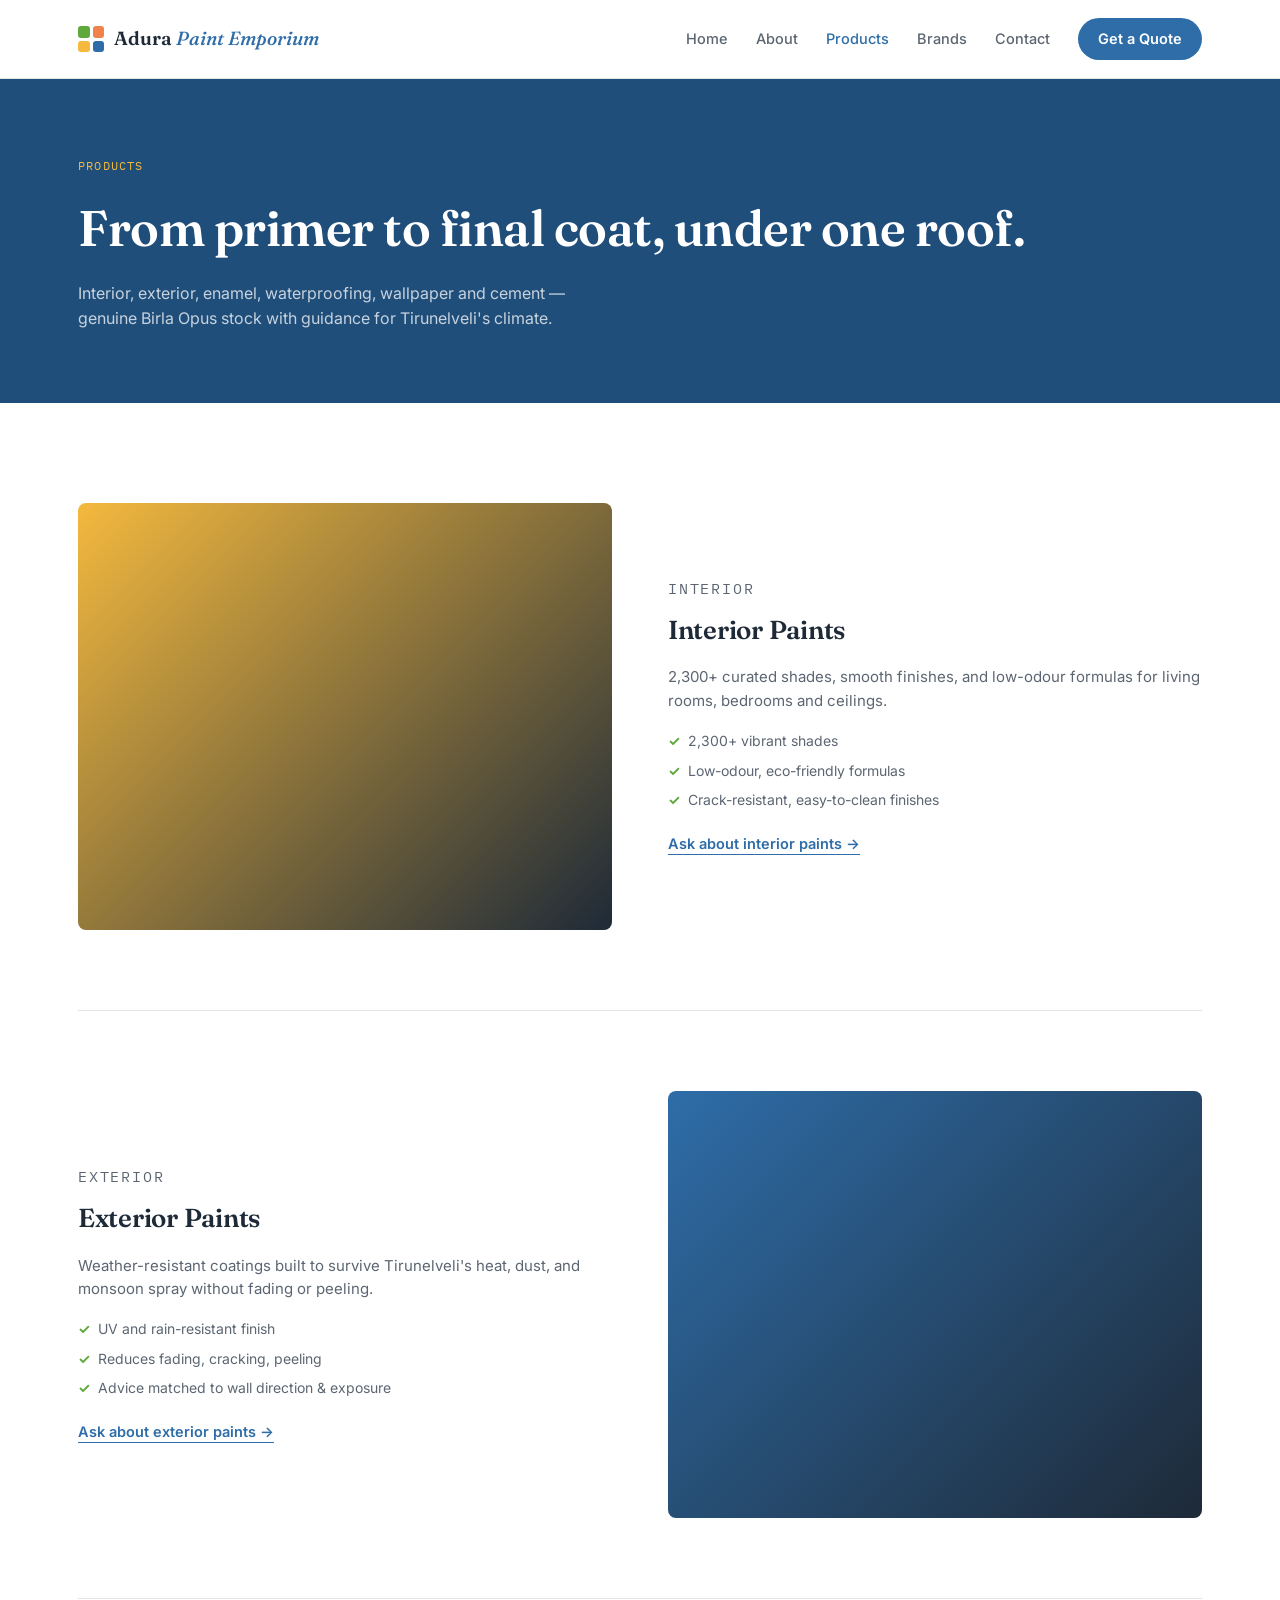
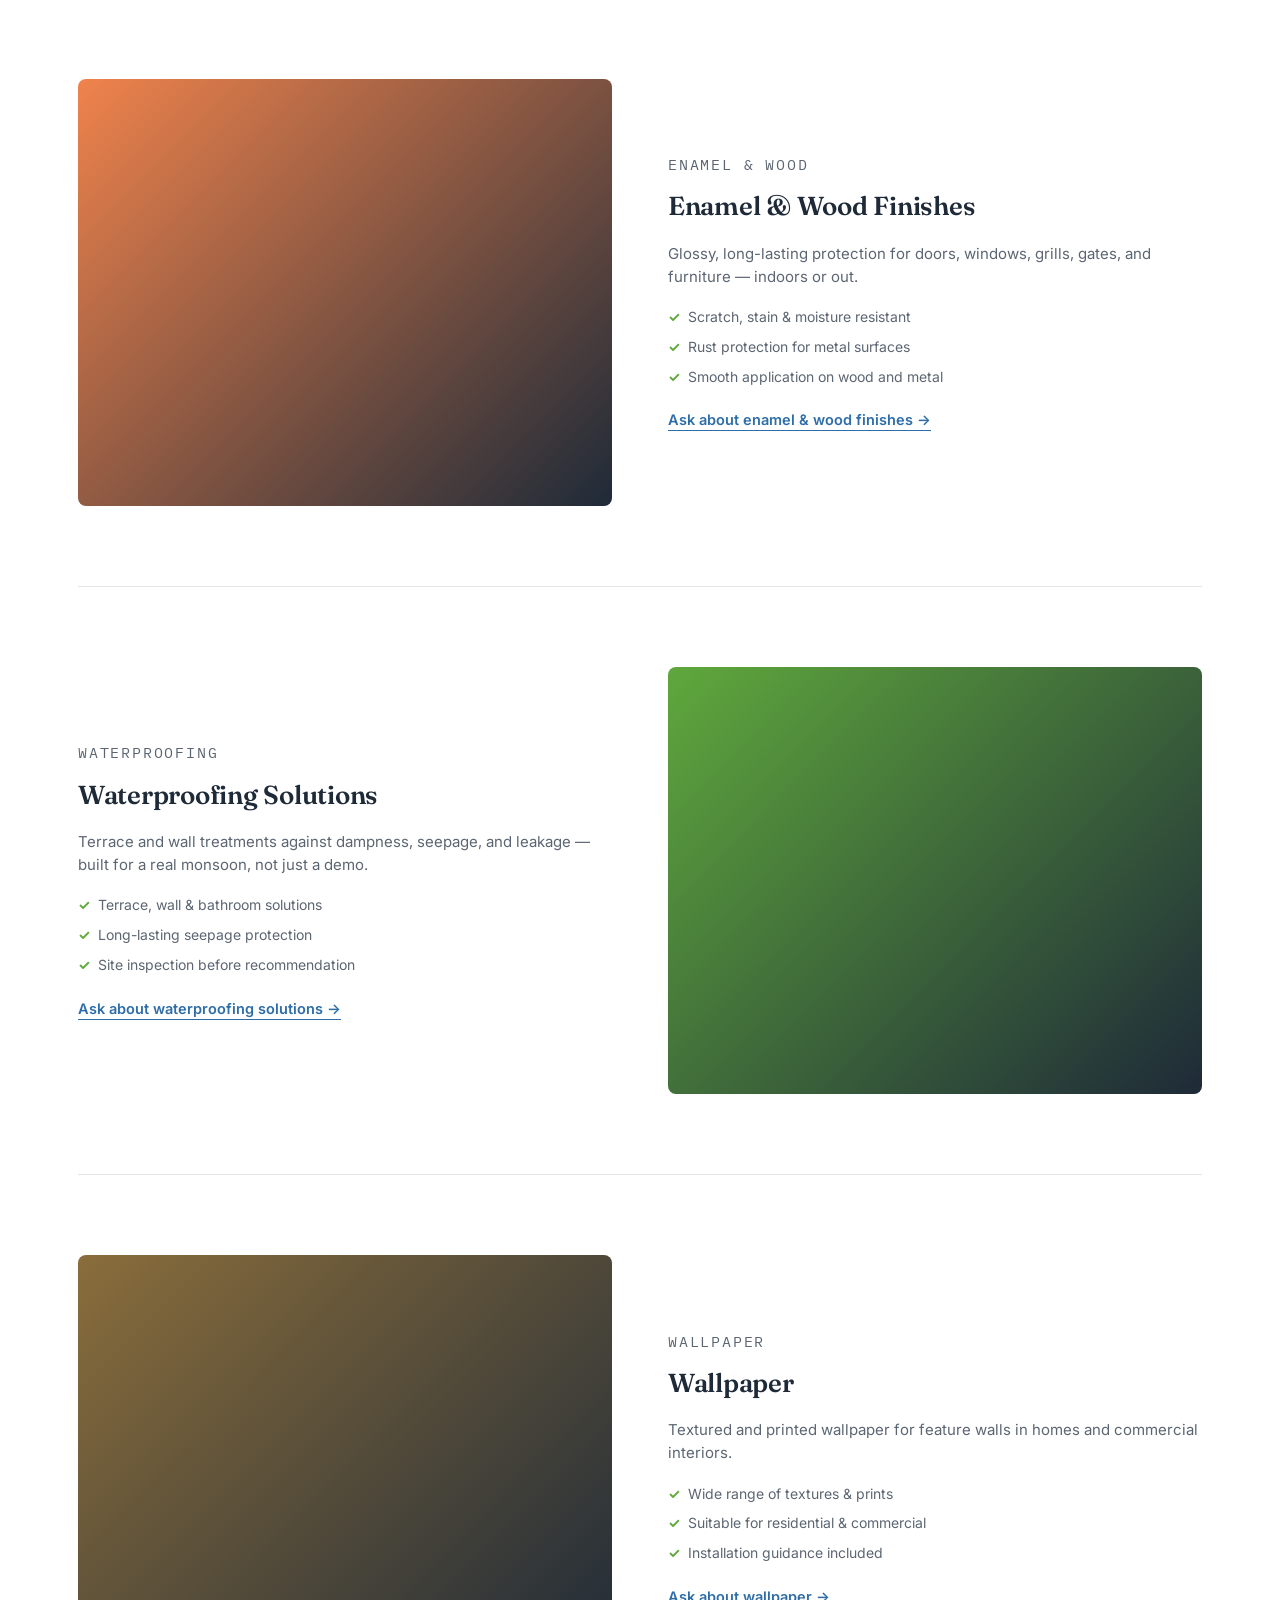
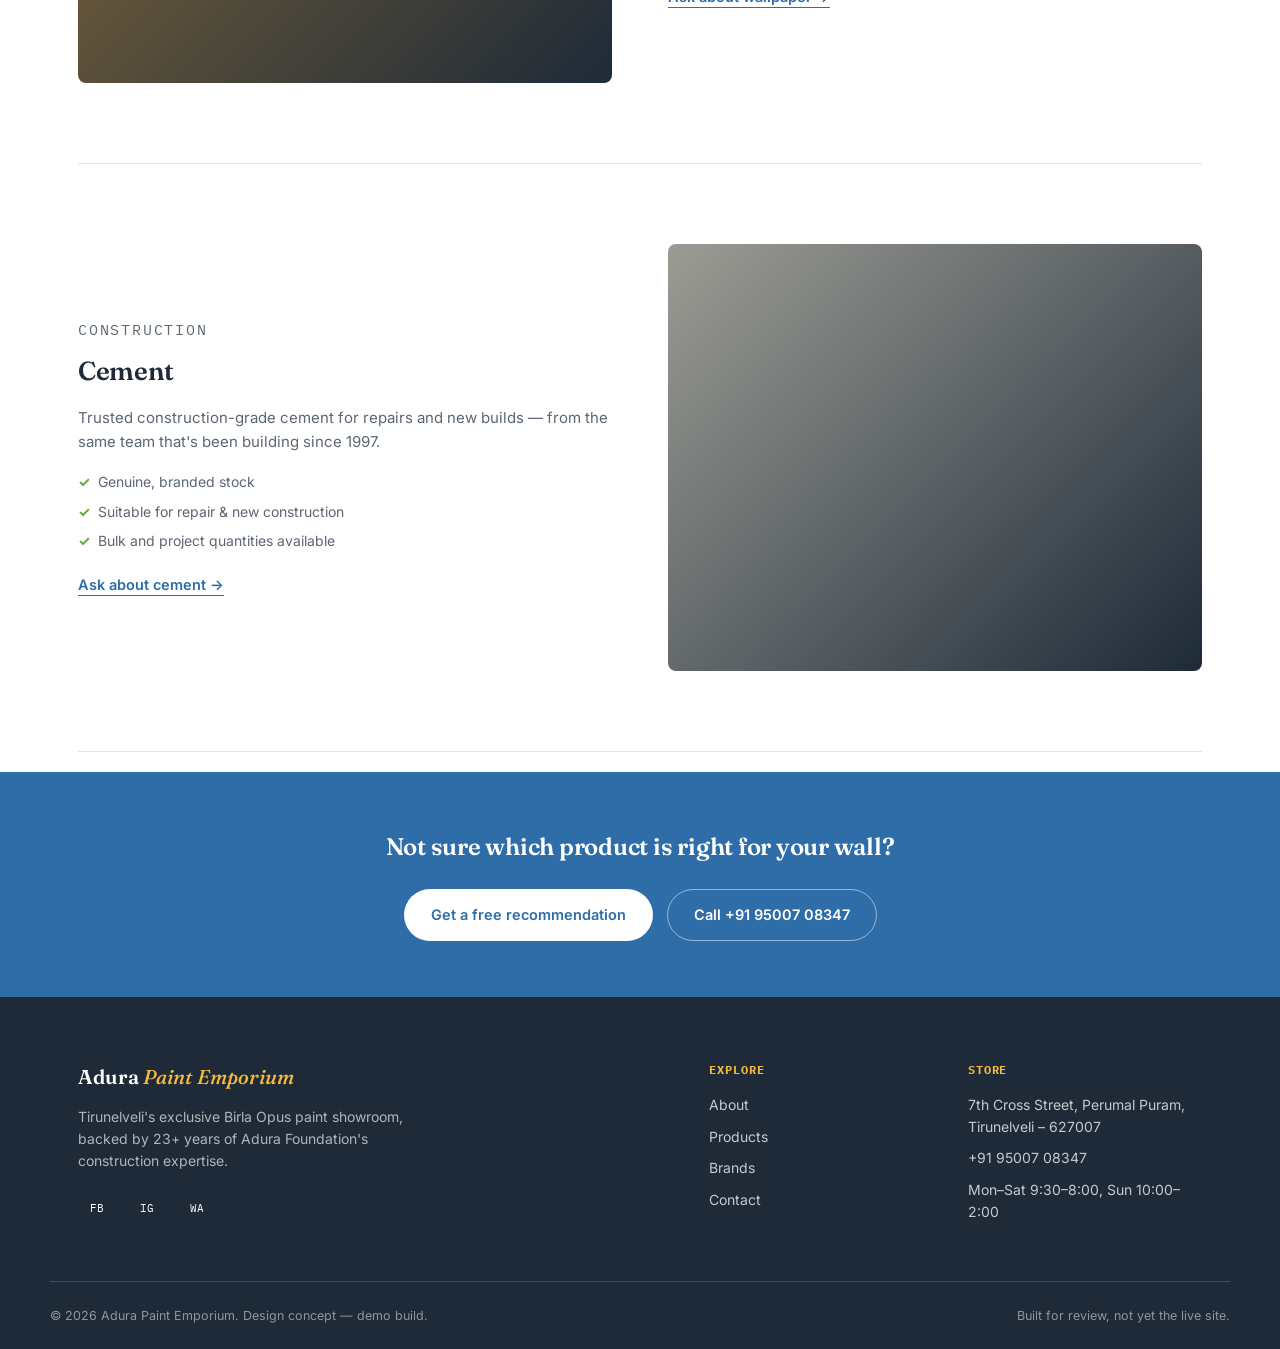
<file: products.html>
<!DOCTYPE html>
<html lang="en">
<head>
<meta charset="UTF-8">
<meta name="viewport" content="width=device-width, initial-scale=1.0">
<title>Paint, Waterproofing &amp; Cement Products | Adura Paint Emporium</title>
<meta name="description" content="Interior, exterior, enamel, waterproofing, wallpaper and cement — genuine Birla Opus products at Adura Paint Emporium, Tirunelveli.">
<link rel="preconnect" href="https://fonts.googleapis.com">
<link rel="preconnect" href="https://fonts.gstatic.com" crossorigin>
<link href="https://fonts.googleapis.com/css2?family=Fraunces:ital,opsz,wght@0,9..144,400;0,9..144,500;0,9..144,600;0,9..144,700;1,9..144,500&family=Inter:wght@400;500;600;700;800&family=IBM+Plex+Mono:wght@400;500&display=swap" rel="stylesheet">
<link rel="stylesheet" href="assets/style.css">
</head>
<body>
<header class="nav" id="nav">
  <div class="wrap nav-inner">
    <a href="index.html" class="brand">
      <span class="brand-mark" aria-hidden="true"><span class="d1"></span><span class="d2"></span><span class="d3"></span><span class="d4"></span></span>
      <span class="brand-text">Adura <em>Paint Emporium</em></span>
    </a>
    <nav class="nav-links" id="nav-links">
      <a href="index.html">Home</a>
      <a href="about.html">About</a>
      <a href="products.html" class="active">Products</a>
      <a href="brands.html">Brands</a>
      <a href="contact.html">Contact</a>
      <a href="contact.html" class="nav-cta">Get a Quote</a>
    </nav>
    <button class="nav-toggle" id="nav-toggle" aria-label="Toggle menu"><span></span><span></span><span></span></button>
  </div>
</header>

<section class="page-header">
  <div class="wrap">
    <p class="crumb">Products</p>
    <h1>From primer to final coat, under one roof.</h1>
    <p>Interior, exterior, enamel, waterproofing, wallpaper and cement — genuine Birla Opus stock with guidance for Tirunelveli's climate.</p>
  </div>
</section>

<section class="section" style="padding-top:20px; padding-bottom:20px;">
  <div class="wrap">
<div class="product-detail">
      <div class="pd-media" style="background:linear-gradient(135deg,var(--gold),var(--ink))"></div>
      <div class="pd-copy">
        <p class="eyebrow">Interior</p>
        <h3>Interior Paints</h3>
        <p>2,300+ curated shades, smooth finishes, and low-odour formulas for living rooms, bedrooms and ceilings.</p>
        <ul class="pd-list"><li>2,300+ vibrant shades</li><li>Low-odour, eco-friendly formulas</li><li>Crack-resistant, easy-to-clean finishes</li></ul>
        <a href="contact.html" class="link-arrow">Ask about interior paints →</a>
      </div>
    </div><div class="product-detail">
      <div class="pd-media" style="background:linear-gradient(135deg,var(--blue),var(--ink))"></div>
      <div class="pd-copy">
        <p class="eyebrow">Exterior</p>
        <h3>Exterior Paints</h3>
        <p>Weather-resistant coatings built to survive Tirunelveli's heat, dust, and monsoon spray without fading or peeling.</p>
        <ul class="pd-list"><li>UV and rain-resistant finish</li><li>Reduces fading, cracking, peeling</li><li>Advice matched to wall direction & exposure</li></ul>
        <a href="contact.html" class="link-arrow">Ask about exterior paints →</a>
      </div>
    </div><div class="product-detail">
      <div class="pd-media" style="background:linear-gradient(135deg,var(--orange),var(--ink))"></div>
      <div class="pd-copy">
        <p class="eyebrow">Enamel &amp; Wood</p>
        <h3>Enamel &amp; Wood Finishes</h3>
        <p>Glossy, long-lasting protection for doors, windows, grills, gates, and furniture — indoors or out.</p>
        <ul class="pd-list"><li>Scratch, stain &amp; moisture resistant</li><li>Rust protection for metal surfaces</li><li>Smooth application on wood and metal</li></ul>
        <a href="contact.html" class="link-arrow">Ask about enamel &amp; wood finishes →</a>
      </div>
    </div><div class="product-detail">
      <div class="pd-media" style="background:linear-gradient(135deg,var(--green),var(--ink))"></div>
      <div class="pd-copy">
        <p class="eyebrow">Waterproofing</p>
        <h3>Waterproofing Solutions</h3>
        <p>Terrace and wall treatments against dampness, seepage, and leakage — built for a real monsoon, not just a demo.</p>
        <ul class="pd-list"><li>Terrace, wall &amp; bathroom solutions</li><li>Long-lasting seepage protection</li><li>Site inspection before recommendation</li></ul>
        <a href="contact.html" class="link-arrow">Ask about waterproofing solutions →</a>
      </div>
    </div><div class="product-detail">
      <div class="pd-media" style="background:linear-gradient(135deg,#8A6D3B,var(--ink))"></div>
      <div class="pd-copy">
        <p class="eyebrow">Wallpaper</p>
        <h3>Wallpaper</h3>
        <p>Textured and printed wallpaper for feature walls in homes and commercial interiors.</p>
        <ul class="pd-list"><li>Wide range of textures &amp; prints</li><li>Suitable for residential &amp; commercial</li><li>Installation guidance included</li></ul>
        <a href="contact.html" class="link-arrow">Ask about wallpaper →</a>
      </div>
    </div><div class="product-detail">
      <div class="pd-media" style="background:linear-gradient(135deg,#9C9C94,var(--ink))"></div>
      <div class="pd-copy">
        <p class="eyebrow">Construction</p>
        <h3>Cement</h3>
        <p>Trusted construction-grade cement for repairs and new builds — from the same team that's been building since 1997.</p>
        <ul class="pd-list"><li>Genuine, branded stock</li><li>Suitable for repair &amp; new construction</li><li>Bulk and project quantities available</li></ul>
        <a href="contact.html" class="link-arrow">Ask about cement →</a>
      </div>
    </div>
  </div>
</section>

<section class="cta-band">
  <div class="wrap">
    <h2>Not sure which product is right for your wall?</h2>
    <div class="cta-actions">
      <a href="contact.html" class="btn btn-primary">Get a free recommendation</a>
      <a href="tel:+919500708347" class="btn btn-ghost on-dark">Call +91 95007 08347</a>
    </div>
  </div>
</section>
<footer class="footer">
  <div class="wrap footer-inner">
    <div>
      <span class="brand-text light">Adura <em>Paint Emporium</em></span>
      <p>Tirunelveli's exclusive Birla Opus paint showroom, backed by 23+ years of Adura Foundation's construction expertise.</p>
      <div class="contact-socials" style="margin-top:18px;">
        <a href="#" aria-label="Facebook">FB</a>
        <a href="#" aria-label="Instagram">IG</a>
        <a href="#" aria-label="WhatsApp">WA</a>
      </div>
    </div>
    <div class="footer-cols">
      <div>
        <h4>Explore</h4>
        <a href="about.html">About</a>
        <a href="products.html">Products</a>
        <a href="brands.html">Brands</a>
        <a href="contact.html">Contact</a>
      </div>
      <div>
        <h4>Store</h4>
        <span>7th Cross Street, Perumal Puram, Tirunelveli – 627007</span>
        <span>+91 95007 08347</span>
        <span>Mon–Sat 9:30–8:00, Sun 10:00–2:00</span>
      </div>
    </div>
  </div>
  <div class="wrap footer-bottom">
    <span>© 2026 Adura Paint Emporium. Design concept — demo build.</span>
    <span>Built for review, not yet the live site.</span>
  </div>
</footer>
<script src="assets/script.js"></script>
</body>
</html>
</file>
<file: assets/style-dark.css>
/* ===========================================================
   Adura Paint Emporium — Dark Theme (replica direction)
   Adura brand colors on a dark canvas:
   blue #3A82C4 · orange #F0834C · gold #F4B93E · green #5FA83C
=========================================================== */

:root{
  --bg:#0F151C;
  --bg-panel:#161E28;
  --bg-panel2:#1B2530;
  --text:#EEF1F4;
  --text-soft:rgba(238,241,244,0.68);
  --text-faint:rgba(238,241,244,0.45);
  --blue:#3E8AD1;
  --blue-deep:#2A5F92;
  --orange:#F0834C;
  --gold:#F4B93E;
  --green:#5FA83C;
  --line:rgba(255,255,255,0.09);
  --shadow: 0 24px 60px -24px rgba(0,0,0,0.6);
  --serif: 'Fraunces', Georgia, serif;
  --sans: 'Inter', -apple-system, BlinkMacSystemFont, sans-serif;
  --mono: 'IBM Plex Mono', monospace;
}

*{box-sizing:border-box;}
html{scroll-behavior:smooth;}
html,body{overflow-x:hidden; max-width:100%;}
@media (prefers-reduced-motion: reduce){
  html{scroll-behavior:auto;}
  *{animation-duration:0.001ms !important; transition-duration:0.001ms !important;}
}

body{
  margin:0; background:var(--bg); color:var(--text);
  font-family:var(--sans); font-size:16px; line-height:1.6;
  -webkit-font-smoothing:antialiased;
}

.wrap{max-width:1200px; margin:0 auto; padding:0 28px;}
a{color:inherit; text-decoration:none;}
:focus-visible{outline:2px solid var(--orange); outline-offset:3px;}
img{max-width:100%; display:block;}
h1,h2,h3{font-family:var(--serif); font-weight:600; margin:0; letter-spacing:-0.01em; color:var(--text);}

.eyebrow{font-family:var(--mono); font-size:12.5px; text-transform:uppercase; letter-spacing:0.16em; color:var(--orange); margin:0 0 14px; display:flex; align-items:center; gap:10px;}
.eyebrow::before{content:""; width:22px; height:1px; background:var(--orange);}
.eyebrow.center{justify-content:center;}
.center{text-align:center;}

/* decorative dotted grid, used as background texture */
.dots{position:absolute; inset:0; background-image:radial-gradient(rgba(255,255,255,0.12) 1px, transparent 1px); background-size:14px 14px; opacity:0.5; pointer-events:none;}
.glow{position:absolute; border-radius:50%; filter:blur(70px); opacity:0.35; pointer-events:none;}

/* ---------- TOP BAR ---------- */
.topbar{background:var(--bg-panel); border-bottom:1px solid var(--line); font-size:12.5px; padding:9px 0;}
.topbar .wrap{display:flex; justify-content:space-between; align-items:center; flex-wrap:wrap; gap:10px;}
.topbar-items{display:flex; gap:24px; flex-wrap:wrap; color:var(--text-faint); font-family:var(--mono);}
.topbar-items a{color:var(--text-soft);}
.topbar-items a:hover{color:var(--orange);}
.topbar-socials{display:flex; gap:12px;}
.topbar-socials a{width:26px; height:26px; border:1px solid var(--line); border-radius:50%; display:flex; align-items:center; justify-content:center; font-size:10px; color:var(--text-soft);}
.topbar-socials a:hover{background:var(--orange); border-color:var(--orange); color:#0F151C;}

/* ---------- NAV ---------- */
.nav{position:sticky; top:0; z-index:50; background:rgba(15,21,28,0.85); backdrop-filter:blur(10px); border-bottom:1px solid var(--line);}
.nav-inner{display:flex; align-items:center; justify-content:space-between; height:78px;}
.brand{display:flex; align-items:center; gap:10px;}
.brand-mark{display:grid; grid-template-columns:1fr 1fr; gap:3px; width:26px; height:26px;}
.brand-mark span{border-radius:3px;}
.brand-mark .d1{background:var(--green);} .brand-mark .d2{background:var(--orange);}
.brand-mark .d3{background:var(--gold);} .brand-mark .d4{background:var(--blue);}
.brand-text{font-family:var(--serif); font-size:19px; font-weight:600; color:var(--text);}
.brand-text em{font-style:italic; font-weight:500; color:var(--orange);}

.nav-links{display:flex; align-items:center; gap:28px; z-index:5;}
.nav-links a{font-size:14.5px; font-weight:500; color:var(--text-soft);}
.nav-links a:hover, .nav-links a.active{color:var(--orange);}
.nav-cta{background:var(--orange); color:#0F151C !important; padding:11px 22px; border-radius:999px; font-weight:700 !important;}
.nav-cta:hover{background:var(--gold);}
.nav-toggle{display:none; flex-direction:column; gap:5px; background:none; border:0; cursor:pointer; padding:8px;}
.nav-toggle span{width:22px; height:2px; background:var(--text);}

/* ---------- BUTTONS ---------- */
.btn{display:inline-flex; align-items:center; justify-content:center; gap:8px; padding:15px 28px; border-radius:999px; font-weight:700; font-size:14.5px; border:1px solid transparent; cursor:pointer; transition:transform .15s ease, background .2s ease;}
.btn-primary{background:var(--orange); color:#0F151C;}
.btn-primary:hover{background:var(--gold); transform:translateY(-2px);}
.btn-ghost{border-color:rgba(255,255,255,0.3); color:var(--text);}
.btn-ghost:hover{background:var(--text); color:var(--bg);}
.btn.full{width:100%;}

/* ---------- HERO ---------- */
.hero{position:relative; padding:110px 0 100px; overflow:hidden; text-align:center;}
.hero .glow.g1{width:420px; height:420px; background:var(--blue); top:-160px; left:-100px;}
.hero .glow.g2{width:360px; height:360px; background:var(--orange); bottom:-160px; right:-80px; opacity:0.22;}
.hero-inner{position:relative; z-index:2; max-width:760px; margin:0 auto;}
.hero h1{font-size:clamp(38px,6vw,68px); line-height:1.08; margin:18px 0 26px;}
.hero h1 em{font-style:italic; color:var(--orange);}
.hero p{color:var(--text-soft); font-size:17px; max-width:520px; margin:0 auto 34px;}
.hero-actions{display:flex; gap:16px; justify-content:center; flex-wrap:wrap;}

/* ---------- SECTION ---------- */
.section{padding:100px 0; position:relative;}
.section.panel{background:var(--bg-panel);}
.section h2{font-size:clamp(28px,3.6vw,42px);}

/* ---------- ABOUT ---------- */
.about-grid{display:grid; grid-template-columns:0.9fr 1.1fr; gap:60px; align-items:center;}
.about-media{position:relative;}
.about-media .glow{width:300px; height:300px; background:var(--blue); top:20px; left:-40px; opacity:0.25;}
.about-photo{position:relative; z-index:1; aspect-ratio:4/5; border-radius:10px; background:linear-gradient(150deg, var(--bg-panel2), var(--bg-panel)); border:1px solid var(--line); overflow:hidden;}
.about-badge{position:absolute; z-index:2; right:-20px; bottom:-20px; background:var(--orange); color:#0F151C; border-radius:10px; padding:22px 26px; box-shadow:var(--shadow); text-align:center;}
.about-badge strong{display:block; font-family:var(--serif); font-size:36px; line-height:1;}
.about-badge span{font-size:11px; font-family:var(--mono); text-transform:uppercase; letter-spacing:0.06em;}
.about-copy p{color:var(--text-soft); font-size:16px; margin:0 0 18px;}
.about-points{list-style:none; margin:22px 0; padding:0; display:grid; gap:12px;}
.about-points li{padding-left:26px; position:relative; font-size:15px; color:var(--text-soft);}
.about-points li::before{content:"✓"; position:absolute; left:0; color:var(--orange); font-weight:700;}
.about-foot{display:flex; align-items:center; gap:40px; margin-top:32px; flex-wrap:wrap;}
.about-call{display:flex; align-items:center; gap:14px;}
.about-call .ic{width:46px; height:46px; border-radius:50%; background:var(--bg-panel2); border:1px solid var(--line); display:flex; align-items:center; justify-content:center; color:var(--orange); font-size:18px;}
.about-call span{display:block; font-size:12px; color:var(--text-faint); font-family:var(--mono); text-transform:uppercase;}
.about-call strong{font-family:var(--serif); font-size:18px;}

/* ---------- FEATURE ICON ROW ---------- */
.feature-row{display:grid; grid-template-columns:repeat(4,1fr); gap:1px; background:var(--line); border:1px solid var(--line); margin-top:20px;}
.feature-card{background:var(--bg); padding:36px 26px; transition:background .2s ease;}
.feature-card:hover{background:var(--bg-panel);}
.feature-ic{width:52px; height:52px; border-radius:12px; display:flex; align-items:center; justify-content:center; font-family:var(--serif); font-size:20px; margin-bottom:20px; color:#0F151C;}
.feature-card h3{font-size:18px; margin-bottom:8px;}
.feature-card p{font-size:13.5px; color:var(--text-soft); margin:0;}

/* ---------- SERVICES ---------- */
.service-row{display:grid; grid-template-columns:repeat(3,1fr); gap:24px; margin-top:48px;}
.service-tile{position:relative; border-radius:12px; overflow:hidden; aspect-ratio:4/5; border:1px solid var(--line);}
.service-tile-bg{position:absolute; inset:0; transition:transform .5s ease;}
.service-tile:hover .service-tile-bg{transform:scale(1.08);}
.service-tile-overlay{position:absolute; inset:0; background:linear-gradient(0deg, rgba(15,21,28,0.92) 10%, rgba(15,21,28,0.15) 60%);}
.service-tile-content{position:absolute; left:0; right:0; bottom:0; padding:26px; z-index:2;}
.service-tile-content h3{font-size:20px; margin-bottom:8px;}
.service-tile-content p{font-size:13.5px; color:var(--text-soft); margin:0 0 12px;}
.service-tile-content a{font-size:12.5px; font-family:var(--mono); text-transform:uppercase; letter-spacing:0.06em; color:var(--orange); font-weight:600;}

/* ---------- SKILLS / QUALITY SECTION ---------- */
.quality-grid{display:grid; grid-template-columns:1fr 1fr; gap:60px; align-items:center;}
.quality-media{position:relative; aspect-ratio:1; border-radius:16px; overflow:hidden; border:1px solid var(--line);}
.quality-media .glow{width:280px; height:280px; background:var(--green); top:10%; left:10%;}
.play-btn{position:absolute; top:50%; left:50%; transform:translate(-50%,-50%); width:74px; height:74px; border-radius:50%; background:var(--orange); display:flex; align-items:center; justify-content:center; z-index:3; box-shadow:0 0 0 14px rgba(240,131,76,0.15);}
.skill-row{margin-top:14px;}
.skill{margin-bottom:26px;}
.skill-label{display:flex; justify-content:space-between; font-size:14px; margin-bottom:10px; font-weight:600;}
.skill-label span.pct{color:var(--orange); font-family:var(--mono);}
.skill-bar{height:8px; border-radius:99px; background:var(--bg-panel2); overflow:hidden;}
.skill-fill{height:100%; border-radius:99px; width:0%; transition:width 1.4s cubic-bezier(.2,.8,.2,1);}
.skill-fill.blue{background:linear-gradient(90deg, var(--blue), var(--blue-deep));}
.skill-fill.orange{background:linear-gradient(90deg, var(--gold), var(--orange));}

/* ---------- PROJECTS ---------- */
.project-grid{display:grid; grid-template-columns:repeat(2,1fr); gap:24px; margin-top:48px;}
.project-card{position:relative; border-radius:12px; overflow:hidden; aspect-ratio:16/11; border:1px solid var(--line);}
.project-bg{position:absolute; inset:0; transition:transform .5s ease;}
.project-card:hover .project-bg{transform:scale(1.06);}
.project-overlay{position:absolute; inset:0; background:linear-gradient(0deg, rgba(15,21,28,0.9), rgba(15,21,28,0.05) 55%);}
.project-content{position:absolute; left:0; right:0; bottom:0; padding:28px; z-index:2;}
.project-tag{font-family:var(--mono); font-size:11px; text-transform:uppercase; letter-spacing:0.08em; color:var(--gold); margin-bottom:6px; display:block;}
.project-content h3{font-size:22px;}

/* ---------- TEAM ---------- */
.team-row{display:grid; grid-template-columns:repeat(4,1fr); gap:24px; margin-top:48px;}
.team-card{text-align:center;}
.team-photo{position:relative; aspect-ratio:1; border-radius:12px; margin-bottom:16px; background:linear-gradient(160deg, var(--bg-panel2), var(--bg-panel)); border:1px solid var(--line); display:flex; align-items:center; justify-content:center; font-family:var(--serif); font-size:32px; color:var(--orange); overflow:hidden;}
.team-social{position:absolute; bottom:12px; left:0; right:0; display:flex; justify-content:center; gap:8px; opacity:0; transform:translateY(8px); transition:all .25s ease;}
.team-photo:hover .team-social{opacity:1; transform:translateY(0);}
.team-social a{width:30px; height:30px; border-radius:50%; background:var(--orange); color:#0F151C; display:flex; align-items:center; justify-content:center; font-size:11px;}
.team-card span{font-size:12px; color:var(--orange); font-family:var(--mono); text-transform:uppercase; letter-spacing:0.06em;}
.team-card h3{font-size:17px; margin-top:4px;}

/* ---------- TESTIMONIALS ---------- */
.testi-row{display:grid; grid-template-columns:repeat(3,1fr); gap:24px; margin-top:48px;}
.testi-card{background:var(--bg-panel); border:1px solid var(--line); border-radius:12px; padding:30px;}
.testi-card p{font-family:var(--serif); font-style:italic; font-size:15px; line-height:1.6; color:var(--text); margin:0 0 20px;}
.testi-who{display:flex; align-items:center; gap:12px;}
.testi-avatar{width:42px; height:42px; border-radius:50%; background:linear-gradient(150deg,var(--blue),var(--green)); flex:none;}
.testi-who strong{display:block; font-size:14px;}
.testi-who span{font-size:12px; color:var(--text-faint); font-family:var(--mono);}

/* ---------- BRAND STRIP ---------- */
.brand-strip{padding:50px 0; border-top:1px solid var(--line); border-bottom:1px solid var(--line);}
.brand-strip-inner{display:flex; justify-content:space-between; align-items:center; flex-wrap:wrap; gap:24px;}
.brand-chip{font-family:var(--mono); font-size:13px; color:var(--text-faint); letter-spacing:0.06em; text-transform:uppercase; border:1px solid var(--line); padding:10px 18px; border-radius:999px;}

/* ---------- BLOG ---------- */
.blog-row{display:grid; grid-template-columns:repeat(3,1fr); gap:24px; margin-top:48px;}
.blog-card{background:var(--bg-panel); border:1px solid var(--line); border-radius:12px; overflow:hidden;}
.blog-media{aspect-ratio:16/10; background:linear-gradient(150deg, var(--bg-panel2), var(--bg));}
.blog-body{padding:24px;}
.blog-meta{font-family:var(--mono); font-size:11.5px; color:var(--text-faint); text-transform:uppercase; letter-spacing:0.04em; margin-bottom:10px;}
.blog-body h3{font-size:18px; margin-bottom:10px; line-height:1.35;}
.blog-body a.link-arrow{font-size:12.5px; font-family:var(--mono); color:var(--orange); text-transform:uppercase; letter-spacing:0.05em;}

/* ---------- NEWSLETTER ---------- */
.newsletter{background:linear-gradient(120deg, var(--blue-deep), var(--bg)); border-radius:16px; padding:50px; display:flex; justify-content:space-between; align-items:center; flex-wrap:wrap; gap:24px; border:1px solid var(--line);}
.newsletter h3{font-size:24px; margin-bottom:8px;}
.newsletter p{color:var(--text-soft); margin:0; font-size:14px;}
.newsletter-form{display:flex; gap:10px; flex-wrap:wrap;}
.newsletter-form input{padding:14px 18px; border-radius:999px; border:1px solid var(--line); background:var(--bg-panel); color:var(--text); font-size:14px; min-width:220px;}

/* ---------- FOOTER ---------- */
.footer{background:var(--bg-panel); padding:70px 0 0; margin-top:100px; border-top:1px solid var(--line);}
.footer-inner{display:grid; grid-template-columns:1.3fr 1fr 1fr 1fr; gap:40px; padding-bottom:48px;}
.footer-inner p{color:var(--text-faint); font-size:14px; margin-top:14px; max-width:280px;}
.footer-socials{display:flex; gap:10px; margin-top:20px;}
.footer-socials a{width:34px; height:34px; border-radius:50%; border:1px solid var(--line); display:flex; align-items:center; justify-content:center; font-size:11px; color:var(--text-soft);}
.footer-socials a:hover{background:var(--orange); color:#0F151C; border-color:var(--orange);}
.footer-col h4{font-family:var(--mono); font-size:12px; text-transform:uppercase; letter-spacing:0.08em; color:var(--orange); margin:0 0 18px;}
.footer-col a, .footer-col span{display:block; font-size:14px; color:var(--text-soft); margin-bottom:12px;}
.footer-col a:hover{color:var(--orange);}
.footer-bottom{padding:24px 0; font-size:12.5px; color:var(--text-faint); border-top:1px solid var(--line); display:flex; justify-content:space-between; flex-wrap:wrap; gap:8px;}

/* ---------- RESPONSIVE ---------- */
@media (max-width: 900px){
  .nav-links{position:fixed; top:78px; right:0; left:0; height:calc(100vh - 78px); background:var(--bg); flex-direction:column; align-items:flex-start; padding:32px 28px; gap:22px; transform:translateX(100%); transition:transform .3s ease; z-index:60; overflow-y:auto; border-top:1px solid var(--line);}
  .nav-links.open{transform:translateX(0);}
  .nav-toggle{display:flex;}
  .about-grid, .quality-grid{grid-template-columns:1fr;}
  .feature-row{grid-template-columns:1fr 1fr;}
  .service-row{grid-template-columns:1fr;}
  .project-grid{grid-template-columns:1fr;}
  .team-row{grid-template-columns:1fr 1fr;}
  .testi-row, .blog-row{grid-template-columns:1fr;}
  .footer-inner{grid-template-columns:1fr 1fr;}
  .newsletter{flex-direction:column; align-items:flex-start;}
  .topbar-items{display:none;}
}
@media (max-width: 560px){
  .feature-row, .team-row{grid-template-columns:1fr;}
  .footer-inner{grid-template-columns:1fr;}
}
</file>
<file: assets/style.css>
/* ===========================================================
   Adura Paint Emporium — Redesign (brand-matched)
   Palette sampled from the live site's logo + buttons:
   blue #2E6DA8 · deep blue #1F4E7A · green #5FA83C
   orange #F0834C · gold #F4B93E · ink #1E2A38
=========================================================== */

:root{
  --canvas:#FFFFFF;
  --canvas-alt:#F7F5EF;
  --ink:#1E2A38;
  --ink-soft:#5C6672;
  --blue:#2E6DA8;
  --blue-deep:#1F4E7A;
  --blue-tint:#EAF2FA;
  --green:#5FA83C;
  --orange:#F0834C;
  --gold:#F4B93E;
  --line: rgba(30,42,56,0.12);
  --radius: 6px;
  --shadow: 0 18px 40px -20px rgba(30,42,56,0.35);
  --serif: 'Fraunces', Georgia, serif;
  --sans: 'Inter', -apple-system, BlinkMacSystemFont, sans-serif;
  --mono: 'IBM Plex Mono', monospace;
}

*{box-sizing:border-box;}
html{scroll-behavior:smooth;}
html,body{overflow-x:hidden; max-width:100%;}
@media (prefers-reduced-motion: reduce){
  html{scroll-behavior:auto;}
  *{animation-duration:0.001ms !important; transition-duration:0.001ms !important;}
}

body{
  margin:0;
  background:var(--canvas);
  color:var(--ink);
  font-family:var(--sans);
  font-size:16px;
  line-height:1.55;
  -webkit-font-smoothing:antialiased;
}

.wrap{max-width:1180px; margin:0 auto; padding:0 28px;}
a{color:inherit; text-decoration:none;}
:focus-visible{outline:2px solid var(--blue); outline-offset:3px;}
img{max-width:100%; display:block;}

h1,h2,h3{font-family:var(--serif); font-weight:600; margin:0; letter-spacing:-0.01em;}
.ital{font-style:italic; font-weight:500; color:var(--orange);}

.eyebrow{
  font-family:var(--mono); font-size:12.5px; text-transform:uppercase;
  letter-spacing:0.12em; color:var(--blue); margin:0 0 14px;
}
.eyebrow.light{color:var(--gold);}
.eyebrow.center, h2.center, p.center{text-align:center;}
h2.light, .section.dark p{color:var(--canvas);}

/* ---------- NAV ---------- */
.nav{position:sticky; top:0; z-index:50; background:rgba(255,255,255,0.92); backdrop-filter:blur(10px); border-bottom:1px solid var(--line);}
.nav-inner{display:flex; align-items:center; justify-content:space-between; height:78px;}
.brand{display:flex; align-items:center; gap:10px;}
.brand-mark{display:grid; grid-template-columns:1fr 1fr; gap:3px; width:26px; height:26px;}
.brand-mark span{border-radius:3px;}
.brand-mark .d1{background:var(--green);}
.brand-mark .d2{background:var(--orange);}
.brand-mark .d3{background:var(--gold);}
.brand-mark .d4{background:var(--blue);}
.brand-text{font-family:var(--serif); font-size:19px; font-weight:600; color:var(--ink);}
.brand-text em{font-style:italic; font-weight:500; color:var(--blue);}
.brand-text.light{color:var(--canvas); font-size:20px;}
.brand-text.light em{color:var(--gold);}

.nav-links{display:flex; align-items:center; gap:28px; z-index:5;}
.nav-links a{font-size:14.5px; font-weight:500; color:var(--ink-soft);}
.nav-links a:hover, .nav-links a.active{color:var(--blue);}
.nav-cta{background:var(--blue); color:#fff !important; padding:10px 20px; border-radius:999px; font-weight:600 !important;}
.nav-cta:hover{background:var(--blue-deep);}
.nav-toggle{display:none; flex-direction:column; gap:5px; background:none; border:0; cursor:pointer; padding:8px;}
.nav-toggle span{width:22px; height:2px; background:var(--ink);}

/* ---------- BUTTONS ---------- */
.btn{display:inline-flex; align-items:center; justify-content:center; padding:14px 26px; border-radius:999px; font-weight:600; font-size:14.5px; border:1px solid transparent; cursor:pointer; transition:transform .15s ease, background .2s ease;}
.btn-primary{background:var(--orange); color:#fff;}
.btn-primary:hover{background:#DB6E37; transform:translateY(-1px);}
.btn-blue{background:var(--blue); color:#fff;}
.btn-blue:hover{background:var(--blue-deep);}
.btn-ghost{border-color:var(--ink); color:var(--ink);}
.btn-ghost:hover{background:var(--ink); color:#fff;}
.btn-ghost.on-dark{border-color:rgba(255,255,255,0.5); color:#fff;}
.btn-ghost.on-dark:hover{background:#fff; color:var(--ink);}
.btn.full{width:100%;}

/* ---------- PAGE HEADER (inner pages) ---------- */
.page-header{background:var(--blue-deep); color:#fff; padding:64px 0 56px; position:relative; overflow:hidden;}
.page-header .wrap{position:relative; z-index:2;}
.page-header h1{font-size:clamp(32px,4.4vw,50px); color:#fff;}
.page-header p{color:rgba(255,255,255,0.75); max-width:520px; margin-top:14px; font-size:16px;}
.page-header .crumb{font-family:var(--mono); font-size:12px; color:var(--gold); text-transform:uppercase; letter-spacing:0.1em; margin-bottom:14px;}
.ph-dot{position:absolute; border-radius:50%; opacity:0.5;}

/* ---------- HERO (home) ---------- */
.hero{padding:72px 0 40px; overflow:hidden;}
.hero-grid{display:grid; grid-template-columns:1.1fr 0.9fr; gap:40px; align-items:center;}
.hero-copy h1{font-size:clamp(38px,5.2vw,62px); line-height:1.05;}
.hero-sub{font-size:17px; color:var(--ink-soft); max-width:440px; margin:22px 0 30px;}
.hero-actions{display:flex; gap:14px; flex-wrap:wrap; margin-bottom:44px;}
.hero-stats{display:flex; gap:36px; border-top:1px solid var(--line); padding-top:24px; flex-wrap:wrap;}
.hero-stats strong{display:block; font-family:var(--serif); font-size:26px;}
.hero-stats span{font-size:12px; color:var(--ink-soft); font-family:var(--mono);}

.hero-swatches{position:relative; height:420px;}
.swatch-fan{position:relative; width:100%; height:100%;}
.swatch{position:absolute; width:150px; height:230px; border-radius:8px 8px 4px 4px; box-shadow:var(--shadow); display:flex; flex-direction:column; justify-content:flex-end; padding:16px; transition:transform .35s cubic-bezier(.2,.8,.2,1), box-shadow .35s ease; transform-origin:bottom center; border:1px solid rgba(0,0,0,0.06);}
.swatch:hover{transform:translateY(-18px) rotate(0deg) !important; z-index:10; box-shadow:0 26px 50px -18px rgba(0,0,0,0.4);}
.sw-code{font-family:var(--mono); font-size:11px; color:rgba(255,255,255,0.75);}
.sw-name{font-family:var(--serif); font-size:16px; color:#fff; font-weight:600; margin-top:2px;}
.sw-1{background:var(--green); left:0%;  top:30px;  transform:rotate(-14deg); z-index:1;}
.sw-2{background:var(--blue); left:16%; top:10px;  transform:rotate(-6deg);  z-index:2;}
.sw-3{background:var(--gold); left:32%; top:0px;   transform:rotate(2deg);   z-index:3;}
.sw-3 .sw-code, .sw-3 .sw-name{color:var(--ink);}
.sw-4{background:var(--orange); left:48%; top:14px;  transform:rotate(9deg);   z-index:2;}
.sw-5{background:#F4EFE4; left:63%; top:36px;  transform:rotate(16deg);  z-index:1; border:1px solid rgba(0,0,0,0.12);}
.sw-5 .sw-code, .sw-5 .sw-name{color:var(--ink);}

/* ---------- TRUST STRIP ---------- */
.trust-strip{background:var(--ink); color:#fff; padding:14px 0;}
.trust-inner{display:flex; justify-content:center; gap:16px; flex-wrap:wrap; font-family:var(--mono); font-size:12px; letter-spacing:0.04em; text-transform:uppercase;}
.dot-sep{color:var(--gold);}

/* ---------- SECTION ---------- */
.section{padding:92px 0;}
.section.dark{background:var(--ink); color:#fff;}
.section.alt{background:var(--canvas-alt);}
.section.blue{background:var(--blue-deep); color:#fff;}
.section h2{font-size:clamp(28px,3.4vw,40px); margin-bottom:8px;}
.section-intro{max-width:600px; margin:0 auto 8px; text-align:center; color:var(--ink-soft);}
.section.dark .section-intro, .section.blue .section-intro{color:rgba(255,255,255,0.7);}

/* ---------- ABOUT ---------- */
.about-grid{display:grid; grid-template-columns:0.85fr 1.15fr; gap:56px; align-items:center;}
.about-media{position:relative;}
.about-photo{width:100%; aspect-ratio:4/5; border-radius:8px; background:linear-gradient(135deg, var(--blue), var(--green)); position:relative; overflow:hidden;}
.about-photo::after{content:""; position:absolute; inset:0; background:repeating-linear-gradient(45deg, rgba(255,255,255,0.06) 0 2px, transparent 2px 14px);}
.about-tag{position:absolute; left:-24px; bottom:-24px; background:var(--canvas); border:1px solid var(--line); border-radius:8px; padding:18px; width:230px; box-shadow:var(--shadow); font-size:13.5px; color:var(--ink-soft);}
.tag-num{display:block; font-family:var(--serif); font-size:22px; color:var(--orange); margin-bottom:4px;}
.about-copy p{color:var(--ink-soft); font-size:16px; margin:0 0 16px;}
.about-points{list-style:none; margin:22px 0; padding:0; display:grid; gap:12px;}
.about-points li{padding-left:20px; position:relative; font-size:15px; color:var(--ink-soft);}
.about-points li::before{content:"—"; position:absolute; left:0; color:var(--blue);}
.link-arrow{font-weight:600; font-size:14.5px; color:var(--blue); border-bottom:1px solid currentColor; padding-bottom:2px;}

/* ---------- MILESTONES (about page) ---------- */
.milestones{display:grid; grid-template-columns:repeat(4,1fr); gap:1px; background:var(--line); border:1px solid var(--line); margin-top:20px;}
.milestone{background:var(--canvas); padding:28px 24px;}
.milestone strong{display:block; font-family:var(--serif); font-size:30px; color:var(--blue);}
.milestone span{font-size:13px; color:var(--ink-soft);}

/* ---------- TEAM ---------- */
.team-grid{display:grid; grid-template-columns:repeat(4,1fr); gap:24px; margin-top:48px;}
.team-card{text-align:center;}
.team-photo{aspect-ratio:1; border-radius:8px; margin-bottom:14px; background:linear-gradient(160deg, var(--blue-tint), var(--canvas-alt)); border:1px solid var(--line); display:flex; align-items:center; justify-content:center; font-family:var(--serif); font-size:32px; color:var(--blue);}
.team-card h3{font-size:17px; margin-bottom:2px;}
.team-card span{font-size:13px; color:var(--ink-soft); font-family:var(--mono);}
.team-card p{font-size:13.5px; color:var(--ink-soft); margin-top:8px;}

/* ---------- SERVICES / PRODUCTS ---------- */
.service-grid{display:grid; grid-template-columns:repeat(3,1fr); gap:1px; background:var(--line); margin-top:48px; border:1px solid var(--line);}
.service-card{background:var(--canvas); padding:34px 28px; transition:background .2s ease;}
.service-card:hover{background:var(--blue-tint);}
.service-swatch{width:38px; height:38px; border-radius:8px; margin-bottom:20px;}
.service-card h3{font-size:19px; margin-bottom:8px;}
.service-card p{font-size:14.5px; color:var(--ink-soft); margin:0 0 14px;}
.service-card .link-arrow{font-size:13px;}

.product-detail{display:grid; grid-template-columns:1fr 1fr; gap:56px; align-items:center; padding:80px 0; border-bottom:1px solid var(--line);}
.product-detail:nth-child(even) .pd-media{order:2;}
.pd-media{aspect-ratio:5/4; border-radius:8px;}
.pd-copy .eyebrow{margin-bottom:10px;}
.pd-copy h3{font-size:26px; margin-bottom:14px;}
.pd-copy p{color:var(--ink-soft); font-size:15px; margin-bottom:18px;}
.pd-list{list-style:none; padding:0; margin:0 0 20px; display:grid; gap:8px;}
.pd-list li{font-size:14px; color:var(--ink-soft); padding-left:20px; position:relative;}
.pd-list li::before{content:"✓"; position:absolute; left:0; color:var(--green); font-weight:700;}

/* ---------- BRANDS ---------- */
.brand-row{display:grid; grid-template-columns:repeat(3,1fr); gap:24px; margin-top:48px;}
.brand-card{border:1px solid var(--line); border-radius:8px; padding:32px; background:var(--canvas); text-align:center;}
.brand-card.featured{background:var(--blue-deep); color:#fff; border-color:var(--blue-deep); transform:translateY(-10px);}
.brand-card.featured p{color:rgba(255,255,255,0.75);}
.brand-tier{font-family:var(--mono); font-size:11.5px; letter-spacing:0.1em; text-transform:uppercase; color:var(--orange);}
.brand-card.featured .brand-tier{color:var(--gold);}
.brand-card h3{font-size:28px; margin:10px 0;}
.brand-card p{font-size:14.5px; color:var(--ink-soft); margin:0;}

.brand-row-2{display:grid; grid-template-columns:1fr 1fr; gap:24px; margin-top:24px;}
.brand-wide{border:1px solid var(--line); border-radius:8px; padding:32px; display:flex; gap:20px; align-items:flex-start;}
.brand-wide .bw-icon{width:52px; height:52px; border-radius:8px; flex:none;}
.brand-wide h3{font-size:19px; margin-bottom:6px;}
.brand-wide p{font-size:14px; color:var(--ink-soft); margin:0;}

/* ---------- PROCESS ---------- */
.process-row{display:grid; grid-template-columns:repeat(4,1fr); gap:28px; margin-top:52px;}
.process-step{border-top:2px solid var(--gold); padding-top:18px;}
.p-index{display:block; font-family:var(--serif); font-size:19px; margin-bottom:10px; color:#fff;}
.process-step p{font-size:14px; color:rgba(255,255,255,0.7); margin:0;}

/* ---------- REVIEWS ---------- */
.review-grid{display:grid; grid-template-columns:repeat(3,1fr); gap:24px; margin-top:48px;}
.review-card{border:1px solid var(--line); border-radius:8px; padding:28px; background:var(--canvas-alt);}
.review-card p{font-size:15px; color:var(--ink); margin:0 0 18px; font-family:var(--serif); font-style:italic; line-height:1.5;}
.review-name{font-family:var(--mono); font-size:12px; color:var(--ink-soft); text-transform:uppercase; letter-spacing:0.04em;}
.review-note{text-align:center; font-size:12.5px; color:var(--ink-soft); margin-top:28px; font-style:italic;}

/* ---------- FAQ ---------- */
.faq-list{max-width:760px; margin:48px auto 0; display:grid; gap:1px; background:var(--line); border:1px solid var(--line); border-radius:8px; overflow:hidden;}
.faq-item{background:var(--canvas); padding:22px 26px;}
.faq-item summary{cursor:pointer; font-weight:600; font-size:15.5px; list-style:none; display:flex; justify-content:space-between; align-items:center;}
.faq-item summary::-webkit-details-marker{display:none;}
.faq-item summary::after{content:"+"; font-family:var(--serif); font-size:22px; color:var(--blue);}
.faq-item[open] summary::after{content:"–";}
.faq-item p{margin:14px 0 0; font-size:14.5px; color:var(--ink-soft);}

/* ---------- CONTACT ---------- */
.contact-grid{display:grid; grid-template-columns:1fr 1fr; gap:56px;}
.contact-list{list-style:none; padding:0; margin:26px 0; display:grid; gap:18px;}
.contact-list li{display:flex; flex-direction:column; gap:4px; border-bottom:1px solid var(--line); padding-bottom:14px;}
.c-label{font-family:var(--mono); font-size:11px; text-transform:uppercase; letter-spacing:0.08em; color:var(--orange);}
.contact-list a:hover{color:var(--blue);}
.contact-socials{display:flex; gap:12px;}
.contact-socials a{width:38px; height:38px; border:1px solid var(--line); border-radius:50%; display:flex; align-items:center; justify-content:center; font-size:11px; font-family:var(--mono);}
.contact-socials a:hover{background:var(--blue); color:#fff; border-color:var(--blue);}

.contact-form{background:var(--canvas-alt); border:1px solid var(--line); border-radius:8px; padding:32px; display:grid; gap:18px;}
.contact-form label{font-size:13px; font-weight:600; display:grid; gap:8px;}
.contact-form input, .contact-form textarea{font-family:var(--sans); font-size:15px; padding:12px 14px; border:1px solid var(--line); border-radius:6px; background:var(--canvas); color:var(--ink);}
.contact-form input:focus, .contact-form textarea:focus{border-color:var(--blue);}
.form-success{font-size:13.5px; color:var(--green); text-align:center;}

.map-embed{width:100%; aspect-ratio:16/9; border-radius:8px; border:1px solid var(--line); overflow:hidden;}
.map-embed iframe{width:100%; height:100%; border:0;}

/* ---------- CTA BAND ---------- */
.cta-band{background:var(--blue); color:#fff; padding:56px 0; text-align:center;}
.cta-band h2{color:#fff; margin-bottom:18px;}
.cta-band .btn-primary{background:#fff; color:var(--blue);}
.cta-band .btn-primary:hover{background:var(--gold); color:var(--ink);}
.cta-actions{display:flex; gap:14px; justify-content:center; flex-wrap:wrap; margin-top:24px;}

/* ---------- FOOTER ---------- */
.footer{background:var(--ink); color:#fff; padding:64px 0 0;}
.footer-inner{display:grid; grid-template-columns:1.2fr 1fr; gap:40px; padding-bottom:48px; border-bottom:1px solid rgba(255,255,255,0.15);}
.footer-inner p{color:rgba(255,255,255,0.65); font-size:14px; margin-top:14px; max-width:340px;}
.footer-cols{display:grid; grid-template-columns:1fr 1fr; gap:24px;}
.footer-cols h4{font-family:var(--mono); font-size:12px; text-transform:uppercase; letter-spacing:0.08em; color:var(--gold); margin:0 0 14px;}
.footer-cols a, .footer-cols span{display:block; font-size:14px; color:rgba(255,255,255,0.75); margin-bottom:10px;}
.footer-bottom{padding:24px 0; font-size:12.5px; color:rgba(255,255,255,0.5); display:flex; justify-content:space-between; flex-wrap:wrap; gap:8px;}

/* ---------- PAINT SPLASH STAT BADGES ---------- */
.splash-row{display:flex; gap:18px; flex-wrap:wrap;}
.splash-badge{position:relative; width:172px; height:132px; flex:none;}
.splash-shape{position:absolute; inset:0; width:100%; height:100%; filter:drop-shadow(0 10px 18px rgba(30,42,56,0.18));}
.splash-content{position:relative; z-index:1; width:100%; height:100%; display:flex; flex-direction:column; align-items:center; justify-content:center; text-align:center; color:#fff; padding:0 34px;}
.splash-content strong{font-family:var(--serif); font-size:28px; line-height:1; display:block; margin-bottom:5px;}
.splash-content span{font-size:9.5px; font-family:var(--mono); text-transform:uppercase; letter-spacing:0.02em; opacity:0.95; line-height:1.25;}
.splash-badge.sm{width:150px; height:116px;}
.splash-badge.sm .splash-content{padding:0 28px;}
.splash-badge.sm .splash-content strong{font-size:22px;}
.splash-badge.sm .splash-content span{font-size:8.8px;}

/* ---------- HERO ILLUSTRATION ---------- */
.hero-art{width:100%; height:100%;}
.wall-painted{animation: haReveal 1.8s cubic-bezier(.22,.9,.3,1) forwards;}
@keyframes haReveal{
  from{ clip-path: polygon(0 0, 0 0, 0 100%, 0 100%); }
  to{ clip-path: polygon(0 0, 100% 0, 100% 100%, 0 100%); }
}
.ha-drip{animation:haDrip 3s ease-in-out infinite;}
.ha-drip.d2{animation-delay:.7s;}
.ha-drip.d3{animation-delay:1.4s;}
@keyframes haDrip{
  0%,100%{transform:translateY(0); opacity:1;}
  60%{transform:translateY(14px); opacity:0.7;}
}
.ha-float{animation:haFloat 5s ease-in-out infinite;}
.ha-float.f2{animation-delay:.5s;}
.ha-float.f3{animation-delay:1s;}
.ha-float.f4{animation-delay:1.5s;}
@keyframes haFloat{
  0%,100%{transform:translateY(0);}
  50%{transform:translateY(-5px);}
}
.ha-roller-arm{transform-origin:260px 180px; animation:haRoller 3.6s ease-in-out infinite;}
@keyframes haRoller{
  0%,100%{transform:translateY(0) rotate(-2deg);}
  50%{transform:translateY(-6px) rotate(-4deg);}
}
@media (prefers-reduced-motion: reduce){
  .ha-drip,.ha-float,.ha-roller-arm,.wall-painted{animation:none; clip-path:none;}
}
@media (max-width: 900px){
  .nav-links{position:fixed; top:78px; right:0; left:0; height:calc(100vh - 78px); background:var(--canvas); flex-direction:column; align-items:flex-start; padding:32px 28px; gap:22px; transform:translateX(100%); transition:transform .3s ease; z-index:60; box-shadow:-12px 0 30px rgba(0,0,0,0.08); overflow-y:auto;}
  .nav-links.open{transform:translateX(0);}
  .nav-toggle{display:flex;}
  .hero-grid, .about-grid, .contact-grid, .product-detail{grid-template-columns:1fr;}
  .product-detail:nth-child(even) .pd-media{order:0;}
  .hero-swatches{height:280px; margin-top:20px;}
  .service-grid{grid-template-columns:1fr 1fr;}
  .brand-row, .review-grid{grid-template-columns:1fr;}
  .brand-row-2{grid-template-columns:1fr;}
  .process-row{grid-template-columns:1fr 1fr;}
  .milestones{grid-template-columns:1fr 1fr;}
  .team-grid{grid-template-columns:1fr 1fr;}
  .brand-card.featured{transform:none;}
  .footer-inner, .footer-cols{grid-template-columns:1fr;}
  .about-tag{position:static; width:auto; margin-top:16px;}
}
@media (max-width: 560px){
  .service-grid, .milestones, .team-grid{grid-template-columns:1fr;}
  .hero-stats{flex-wrap:wrap; row-gap:16px;}
  .footer-bottom{flex-direction:column;}
}
</file>
